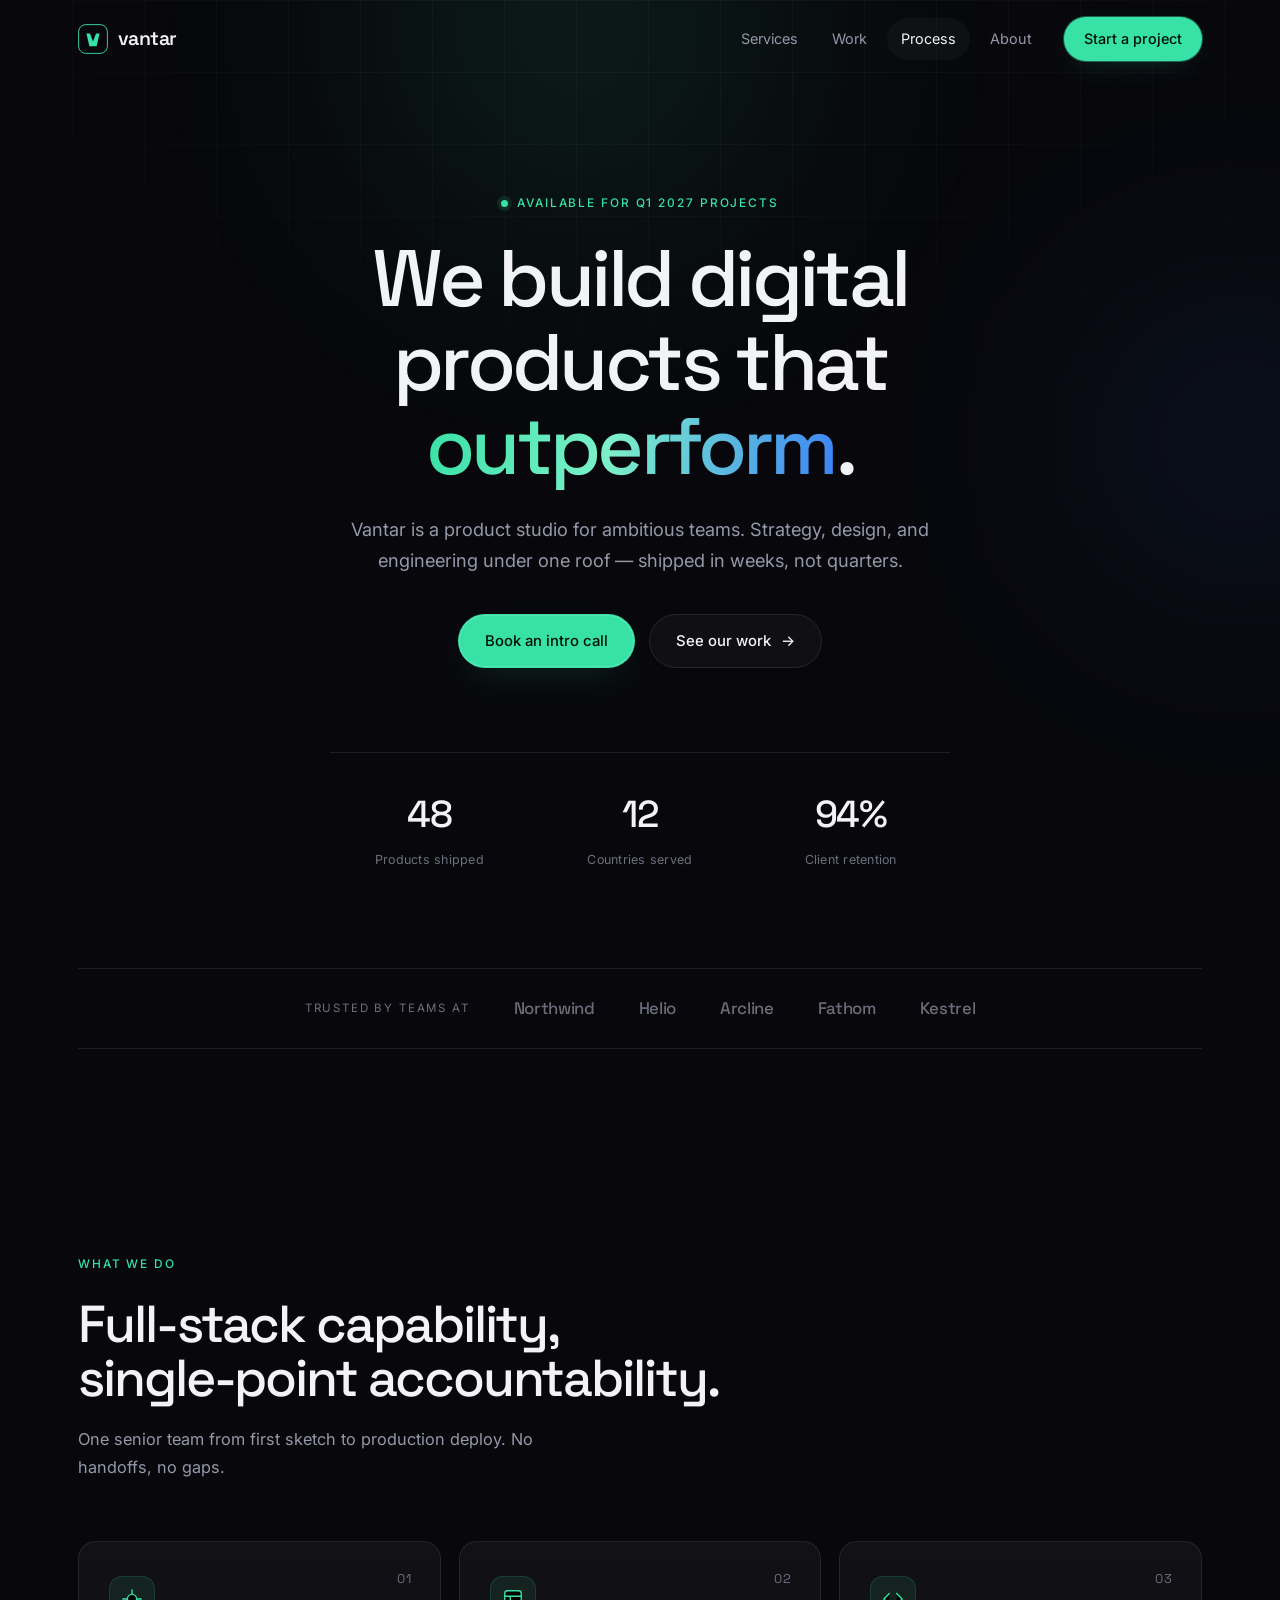
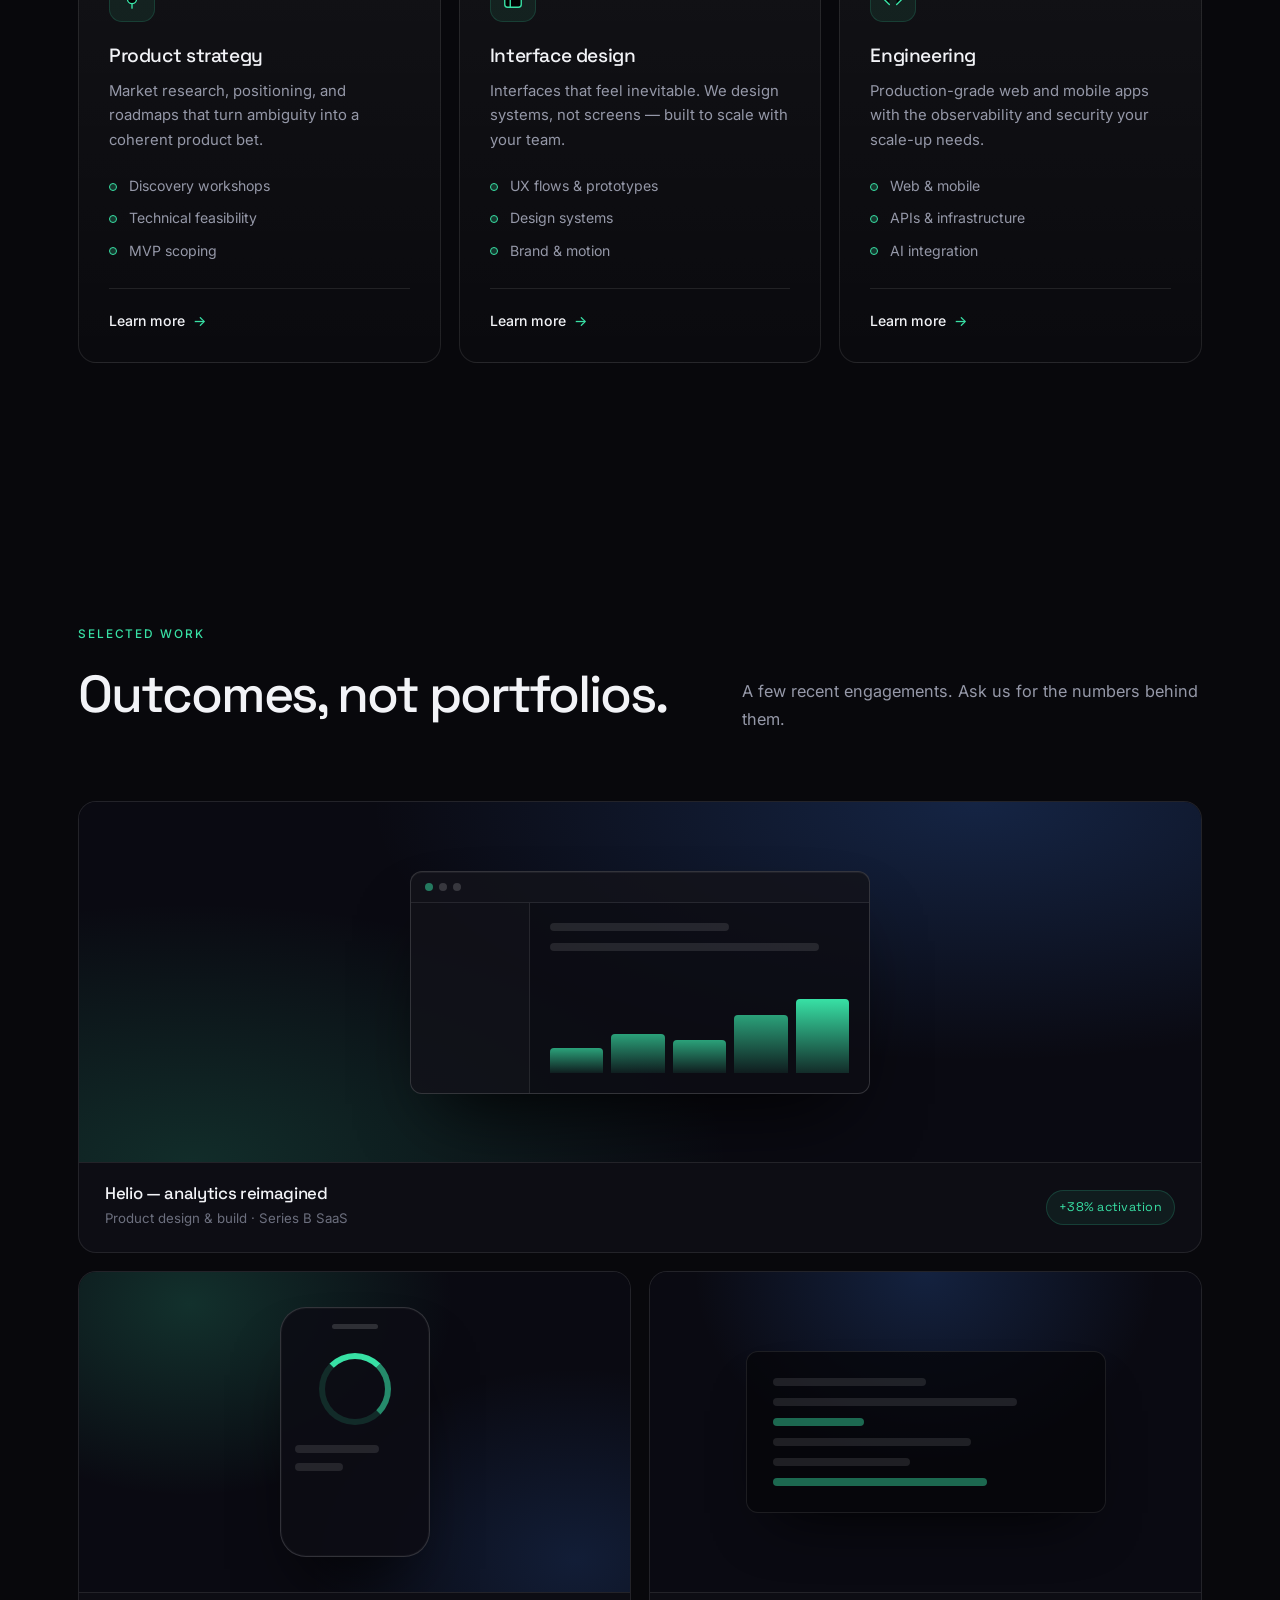
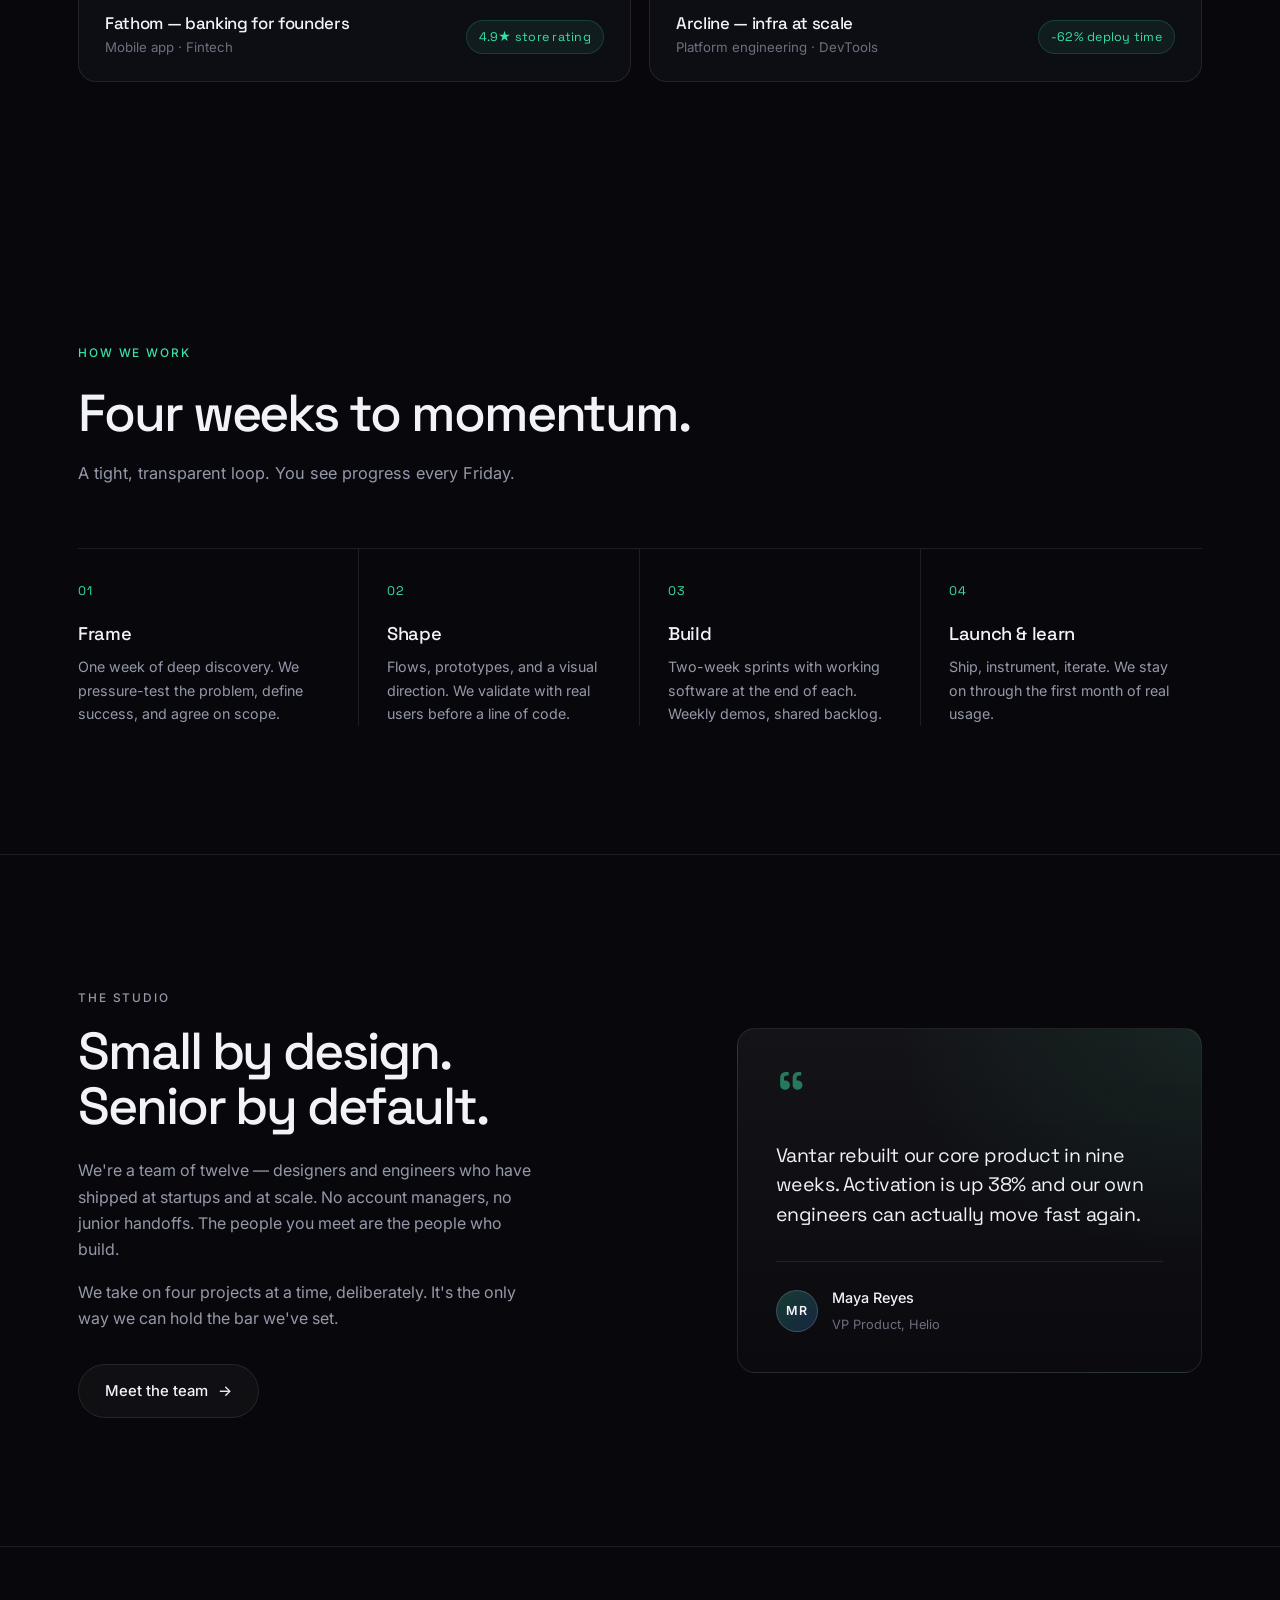
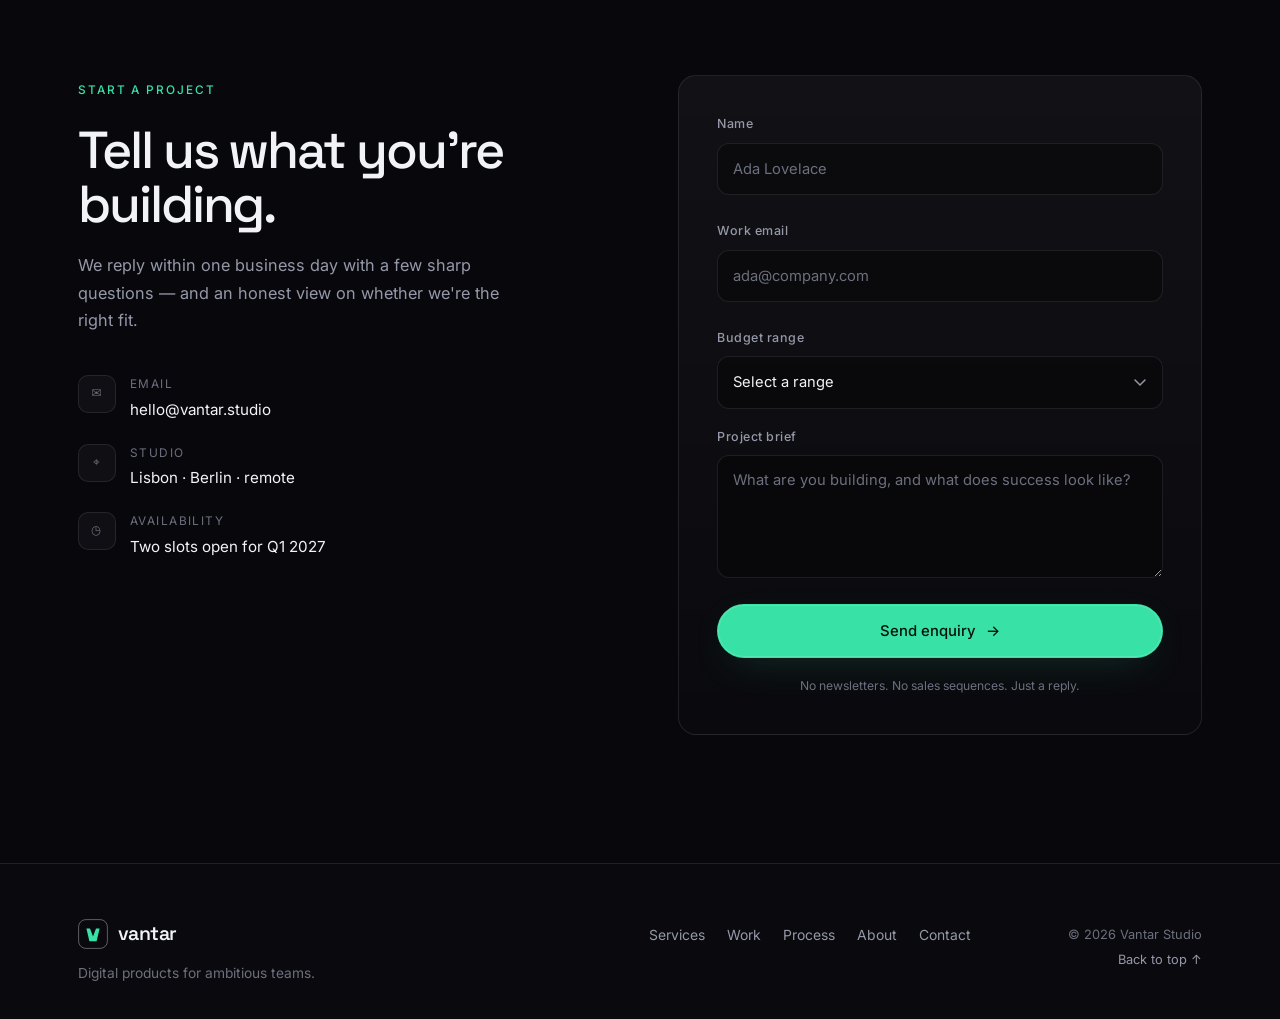
<file: index.html>
<!DOCTYPE html>
<html lang="en">
<head>
<meta charset="UTF-8" />
<meta name="viewport" content="width=device-width, initial-scale=1.0" />
<title>Vantar — Digital Product Studio</title>
<meta name="description" content="Vantar is a digital product studio designing and building software for ambitious companies." />
<link rel="preconnect" href="https://fonts.googleapis.com" />
<link rel="preconnect" href="https://fonts.gstatic.com" crossorigin />
<link href="https://fonts.googleapis.com/css2?family=Inter:wght@300;400;500;600&family=Space+Grotesk:wght@400;500;600;700&display=swap" rel="stylesheet" />
<link rel="stylesheet" href="styles.css" />
<link rel="icon" href="data:image/svg+xml,<svg xmlns='http://www.w3.org/2000/svg' viewBox='0 0 100 100'><rect width='100' height='100' rx='22' fill='%230b0b10'/><path d='M26 30h12l12 30 12-30h12L58 78H42z' fill='%2338e1a5'/></svg>" />
</head>
<body>
<a class="skip-link" href="#top">Skip to content</a>
<div class="bg-grid" aria-hidden="true"></div>
<div class="glow glow-a" aria-hidden="true"></div>
<div class="glow glow-b" aria-hidden="true"></div>

<header class="site-header" id="header">
  <div class="container header-inner">
    <a class="brand" href="index.html" aria-label="Vantar home">
      <svg class="brand-mark" viewBox="0 0 100 100" aria-hidden="true">
        <rect x="2" y="2" width="96" height="96" rx="24" fill="none" stroke="url(#g1)" stroke-width="3"/>
        <path d="M28 32h12l10 26 10-26h12L62 74H38z" fill="currentColor"/>
        <defs>
          <linearGradient id="g1" x1="0" y1="0" x2="100" y2="100">
            <stop offset="0" stop-color="#38e1a5"/>
            <stop offset="1" stop-color="#3b82f6"/>
          </linearGradient>
        </defs>
      </svg>
      <span>vantar</span>
    </a>

    <nav class="nav" id="nav" aria-label="Main navigation">
      <a href="services.html">Services</a>
      <a href="work.html">Work</a>
      <a href="index.html#process">Process</a>
      <a href="about.html">About</a>
      <a class="nav-cta" href="index.html#contact">Start a project</a>
    </nav>

    <button class="menu-btn" id="menuBtn" aria-label="Toggle menu" aria-expanded="false" aria-controls="nav">
      <span></span><span></span>
    </button>
  </div>
</header>

<main id="top">

  <!-- HERO -->
  <section class="hero">
    <div class="container hero-inner">
      <p class="eyebrow reveal"><span class="dot"></span> Available for Q1 2027 projects</p>
      <h1 class="reveal">We build digital products that <span class="grad">outperform</span>.</h1>
      <p class="lede reveal">Vantar is a product studio for ambitious teams. Strategy, design, and engineering under one roof — shipped in weeks, not quarters.</p>
      <div class="hero-actions reveal">
        <a class="btn btn-primary" href="#contact">Book an intro call</a>
        <a class="btn btn-ghost" href="#work">See our work <span class="arrow">→</span></a>
      </div>

      <div class="hero-metrics reveal">
        <div><strong data-count="48">48</strong><span>Products shipped</span></div>
        <div><strong data-count="12">12</strong><span>Countries served</span></div>
        <div><strong data-count="94" data-suffix="%">94%</strong><span>Client retention</span></div>
      </div>
    </div>

    <div class="container">
      <div class="logo-strip reveal">
        <span class="strip-label">Trusted by teams at</span>
        <div class="logos">
          <span>Northwind</span>
          <span>Helio</span>
          <span>Arcline</span>
          <span>Fathom</span>
          <span>Kestrel</span>
        </div>
      </div>
    </div>
  </section>

  <!-- SERVICES -->
  <section class="section" id="services">
    <div class="container">
      <div class="section-head reveal">
        <p class="eyebrow">What we do</p>
        <h2>Full-stack capability,<br />single-point accountability.</h2>
        <p class="section-sub">One senior team from first sketch to production deploy. No handoffs, no gaps.</p>
      </div>

      <div class="cards">
        <article class="card reveal">
          <span class="card-index">01</span>
          <div class="card-icon">
            <svg viewBox="0 0 24 24" aria-hidden="true"><path d="M12 2v20M2 12h20" stroke="currentColor" stroke-width="1.5" stroke-linecap="round"/><circle cx="12" cy="12" r="5" stroke="currentColor" stroke-width="1.5"/></svg>
          </div>
          <h3>Product strategy</h3>
          <p>Market research, positioning, and roadmaps that turn ambiguity into a coherent product bet.</p>
          <ul>
            <li>Discovery workshops</li>
            <li>Technical feasibility</li>
            <li>MVP scoping</li>
          </ul>
          <a class="card-link" href="#contact">Learn more <span>→</span></a>
        </article>

        <article class="card reveal">
          <span class="card-index">02</span>
          <div class="card-icon">
            <svg viewBox="0 0 24 24" aria-hidden="true"><rect x="3" y="3" width="18" height="18" rx="3" stroke="currentColor" stroke-width="1.5"/><path d="M3 9h18M9 21V9" stroke="currentColor" stroke-width="1.5"/></svg>
          </div>
          <h3>Interface design</h3>
          <p>Interfaces that feel inevitable. We design systems, not screens — built to scale with your team.</p>
          <ul>
            <li>UX flows &amp; prototypes</li>
            <li>Design systems</li>
            <li>Brand &amp; motion</li>
          </ul>
          <a class="card-link" href="#contact">Learn more <span>→</span></a>
        </article>

        <article class="card reveal">
          <span class="card-index">03</span>
          <div class="card-icon">
            <svg viewBox="0 0 24 24" aria-hidden="true"><path d="M8 6 2 12l6 6M16 6l6 6-6 6" stroke="currentColor" stroke-width="1.5" stroke-linecap="round" stroke-linejoin="round"/></svg>
          </div>
          <h3>Engineering</h3>
          <p>Production-grade web and mobile apps with the observability and security your scale-up needs.</p>
          <ul>
            <li>Web &amp; mobile</li>
            <li>APIs &amp; infrastructure</li>
            <li>AI integration</li>
          </ul>
          <a class="card-link" href="#contact">Learn more <span>→</span></a>
        </article>
      </div>
    </div>
  </section>

  <!-- WORK -->
  <section class="section" id="work">
    <div class="container">
      <div class="section-head row reveal">
        <div>
          <p class="eyebrow">Selected work</p>
          <h2>Outcomes, not portfolios.</h2>
        </div>
        <p class="section-sub">A few recent engagements. Ask us for the numbers behind them.</p>
      </div>

      <div class="work-grid">
        <a class="work work-lg reveal" href="#contact">
          <div class="work-visual visual-a" aria-hidden="true">
            <div class="mock-window">
              <div class="mock-bar"><i></i><i></i><i></i></div>
              <div class="mock-body">
                <div class="mock-side"></div>
                <div class="mock-main">
                  <div class="mock-line w60"></div>
                  <div class="mock-line w90"></div>
                  <div class="mock-chart"><span></span><span></span><span></span><span></span><span></span></div>
                </div>
              </div>
            </div>
          </div>
          <div class="work-meta">
            <div>
              <h3>Helio — analytics reimagined</h3>
              <p>Product design &amp; build · Series B SaaS</p>
            </div>
            <span class="work-stat">+38% activation</span>
          </div>
        </a>

        <a class="work reveal" href="#contact">
          <div class="work-visual visual-b" aria-hidden="true">
            <div class="phone">
              <div class="phone-notch"></div>
              <div class="phone-content">
                <div class="ring"></div>
                <div class="mock-line w70"></div>
                <div class="mock-line w40"></div>
              </div>
            </div>
          </div>
          <div class="work-meta">
            <div>
              <h3>Fathom — banking for founders</h3>
              <p>Mobile app · Fintech</p>
            </div>
            <span class="work-stat">4.9★ store rating</span>
          </div>
        </a>

        <a class="work reveal" href="#contact">
          <div class="work-visual visual-c" aria-hidden="true">
            <div class="mock-terminal">
              <div class="mock-line w50"></div>
              <div class="mock-line w80"></div>
              <div class="mock-line w30 accent"></div>
              <div class="mock-line w65"></div>
              <div class="mock-line w45"></div>
              <div class="mock-line w70 accent"></div>
            </div>
          </div>
          <div class="work-meta">
            <div>
              <h3>Arcline — infra at scale</h3>
              <p>Platform engineering · DevTools</p>
            </div>
            <span class="work-stat">-62% deploy time</span>
          </div>
        </a>
      </div>
    </div>
  </section>

  <!-- PROCESS -->
  <section class="section" id="process">
    <div class="container">
      <div class="section-head reveal">
        <p class="eyebrow">How we work</p>
        <h2>Four weeks to momentum.</h2>
        <p class="section-sub">A tight, transparent loop. You see progress every Friday.</p>
      </div>

      <ol class="steps">
        <li class="step reveal">
          <span class="step-num">01</span>
          <div>
            <h3>Frame</h3>
            <p>One week of deep discovery. We pressure-test the problem, define success, and agree on scope.</p>
          </div>
        </li>
        <li class="step reveal">
          <span class="step-num">02</span>
          <div>
            <h3>Shape</h3>
            <p>Flows, prototypes, and a visual direction. We validate with real users before a line of code.</p>
          </div>
        </li>
        <li class="step reveal">
          <span class="step-num">03</span>
          <div>
            <h3>Build</h3>
            <p>Two-week sprints with working software at the end of each. Weekly demos, shared backlog.</p>
          </div>
        </li>
        <li class="step reveal">
          <span class="step-num">04</span>
          <div>
            <h3>Launch &amp; learn</h3>
            <p>Ship, instrument, iterate. We stay on through the first month of real usage.</p>
          </div>
        </li>
      </ol>
    </div>
  </section>

  <!-- ABOUT / QUOTE -->
  <section class="section about" id="about">
    <div class="container about-inner">
      <div class="about-copy reveal">
        <p class="eyebrow">The studio</p>
        <h2>Small by design.<br />Senior by default.</h2>
        <p>We're a team of twelve — designers and engineers who have shipped at startups and at scale. No account managers, no junior handoffs. The people you meet are the people who build.</p>
        <p>We take on four projects at a time, deliberately. It's the only way we can hold the bar we've set.</p>
        <a class="btn btn-ghost" href="#contact">Meet the team <span class="arrow">→</span></a>
      </div>

      <div class="quote-card reveal">
        <div class="quote-mark" aria-hidden="true">“</div>
        <blockquote>Vantar rebuilt our core product in nine weeks. Activation is up 38% and our own engineers can actually move fast again.</blockquote>
        <div class="quote-author">
          <div class="avatar" aria-hidden="true">MR</div>
          <div>
            <strong>Maya Reyes</strong>
            <span>VP Product, Helio</span>
          </div>
        </div>
      </div>
    </div>
  </section>

  <!-- CTA + CONTACT -->
  <section class="section contact" id="contact">
    <div class="container contact-inner">
      <div class="contact-copy reveal">
        <p class="eyebrow">Start a project</p>
        <h2>Tell us what you're building.</h2>
        <p class="section-sub">We reply within one business day with a few sharp questions — and an honest view on whether we're the right fit.</p>

        <ul class="contact-list">
          <li>
            <span class="ci" aria-hidden="true">✉</span>
            <div><span>Email</span><a href="mailto:hello@vantar.studio">hello@vantar.studio</a></div>
          </li>
          <li>
            <span class="ci" aria-hidden="true">⌖</span>
            <div><span>Studio</span><p>Lisbon · Berlin · remote</p></div>
          </li>
          <li>
            <span class="ci" aria-hidden="true">◷</span>
            <div><span>Availability</span><p>Two slots open for Q1 2027</p></div>
          </li>
        </ul>
      </div>

      <form class="contact-form reveal" id="contactForm" name="contact" method="POST" action="/" data-netlify="true" netlify-honeypot="bot-field" novalidate>
        <input type="hidden" name="form-name" value="contact" />
        <p class="honeypot" aria-hidden="true">
          <label>Don't fill this out if you're human: <input name="bot-field" tabindex="-1" autocomplete="off" /></label>
        </p>
        <div class="field">
          <label for="name">Name</label>
          <input id="name" name="name" type="text" placeholder="Ada Lovelace" autocomplete="name" required />
          <span class="error" data-error-for="name"></span>
        </div>
        <div class="field">
          <label for="email">Work email</label>
          <input id="email" name="email" type="email" placeholder="ada@company.com" autocomplete="email" required />
          <span class="error" data-error-for="email"></span>
        </div>
        <div class="field">
          <label for="budget">Budget range</label>
          <select id="budget" name="budget">
            <option value="">Select a range</option>
            <option>€25k – €50k</option>
            <option>€50k – €100k</option>
            <option>€100k – €250k</option>
            <option>€250k+</option>
          </select>
        </div>
        <div class="field">
          <label for="message">Project brief</label>
          <textarea id="message" name="message" rows="4" placeholder="What are you building, and what does success look like?" required></textarea>
          <span class="error" data-error-for="message"></span>
        </div>
        <p class="form-error" id="formError" role="alert" hidden></p>
        <button class="btn btn-primary btn-block" type="submit">Send enquiry <span class="arrow">→</span></button>
        <p class="form-note">No newsletters. No sales sequences. Just a reply.</p>
        <div class="form-success" id="formSuccess" role="status" hidden>
          <strong>Message sent.</strong> We'll be in touch within one business day.
        </div>
      </form>
    </div>
  </section>
</main>

<footer class="site-footer">
  <div class="container footer-inner">
    <div class="footer-brand">
      <a class="brand" href="index.html">
        <svg class="brand-mark" viewBox="0 0 100 100" aria-hidden="true">
          <rect x="2" y="2" width="96" height="96" rx="24" fill="none" stroke="currentColor" stroke-width="3" opacity=".4"/>
          <path d="M28 32h12l10 26 10-26h12L62 74H38z" fill="currentColor"/>
        </svg>
        <span>vantar</span>
      </a>
      <p>Digital products for ambitious teams.</p>
    </div>
    <nav class="footer-nav" aria-label="Footer">
      <a href="services.html">Services</a>
      <a href="work.html">Work</a>
      <a href="index.html#process">Process</a>
      <a href="about.html">About</a>
      <a href="index.html#contact">Contact</a>
    </nav>
    <div class="footer-meta">
      <p>© <span id="year">2026</span> Vantar Studio</p>
      <p><a href="#top">Back to top ↑</a></p>
    </div>
  </div>
</footer>

<script src="script.js"></script>
</body>
</html>
</file>
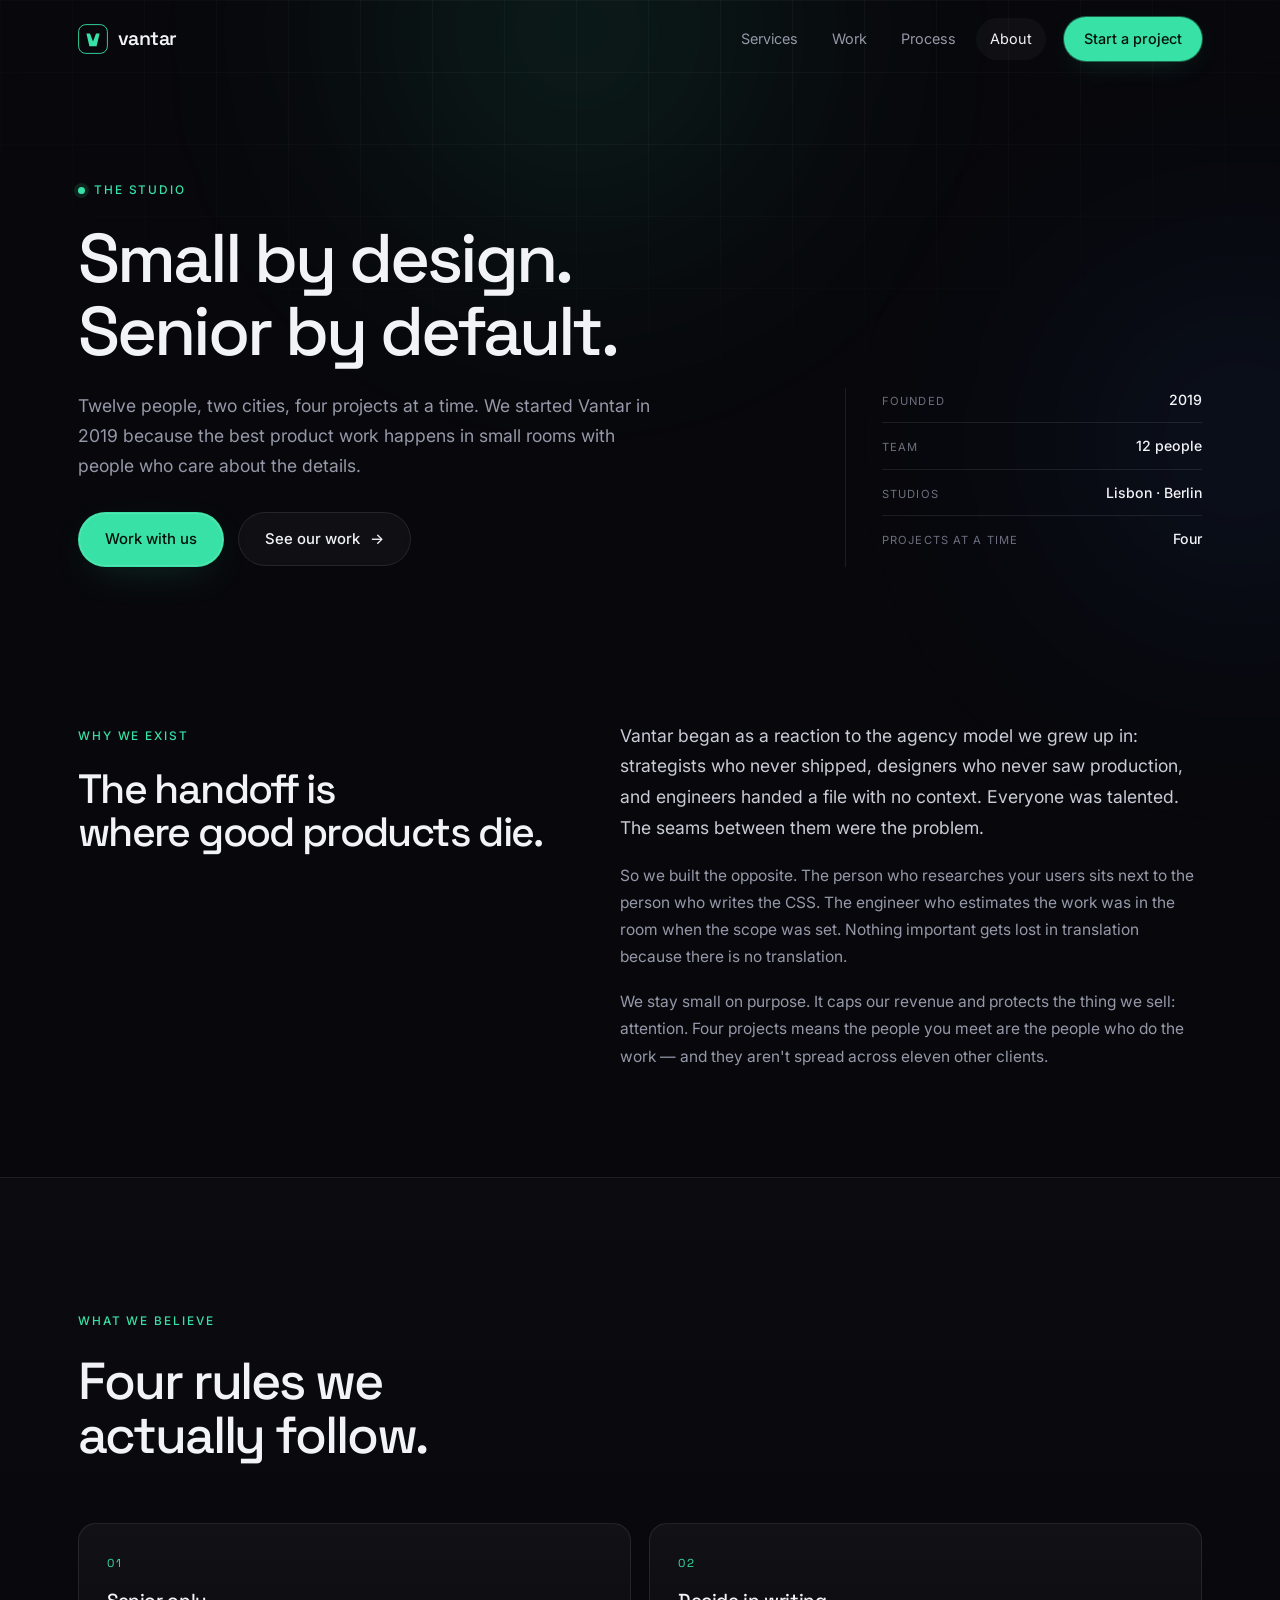
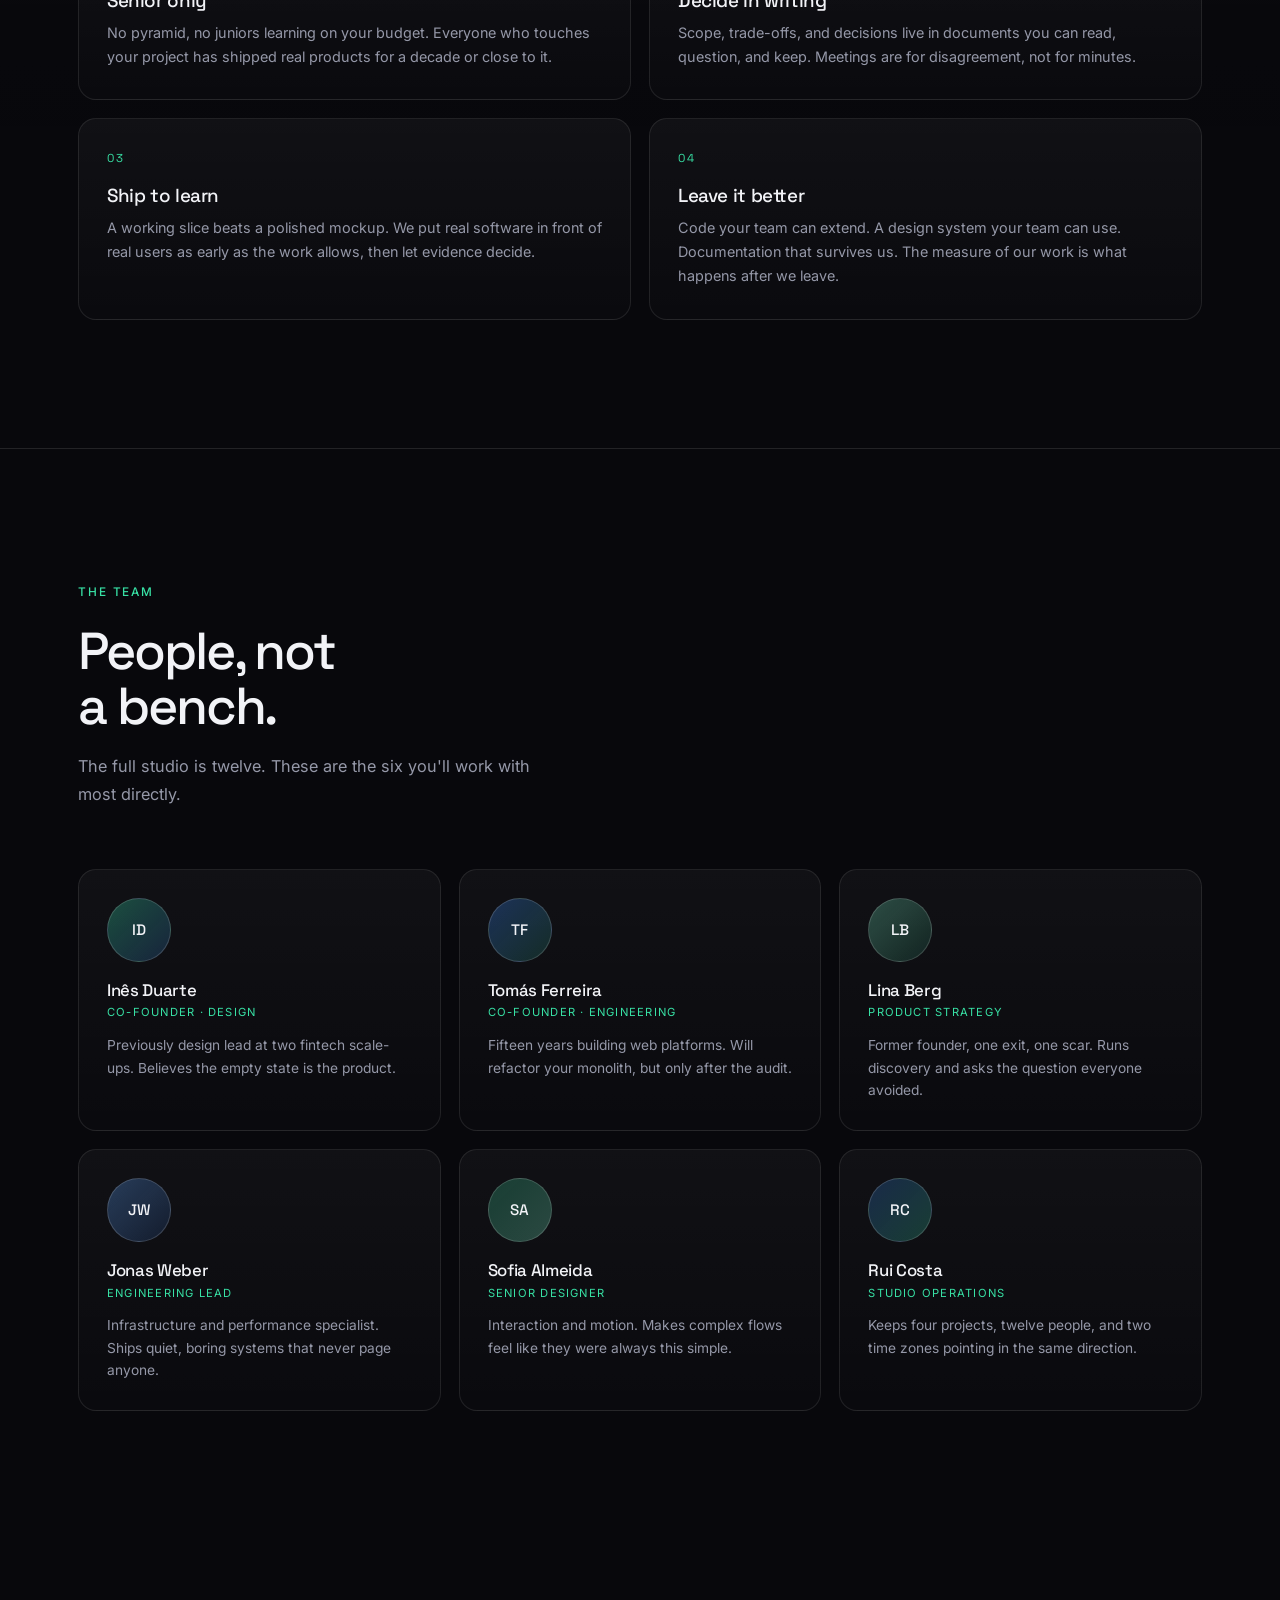
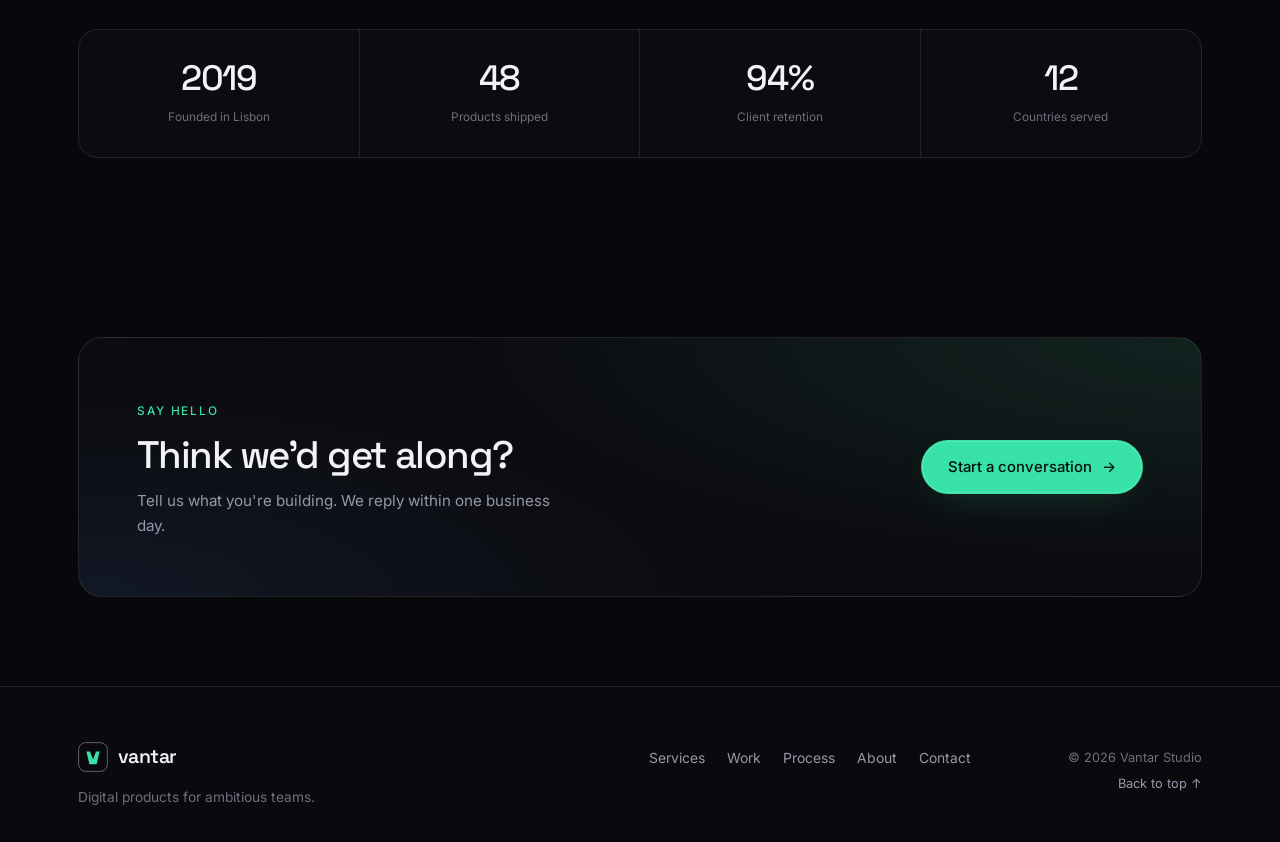
<file: about.html>
<!DOCTYPE html>
<html lang="en">
<head>
<meta charset="UTF-8" />
<meta name="viewport" content="width=device-width, initial-scale=1.0" />
<title>About — Vantar</title>
<meta name="description" content="Vantar is a twelve-person product studio in Lisbon and Berlin. Senior designers and engineers, four projects at a time." />
<link rel="preconnect" href="https://fonts.googleapis.com" />
<link rel="preconnect" href="https://fonts.gstatic.com" crossorigin />
<link href="https://fonts.googleapis.com/css2?family=Inter:wght@300;400;500;600&family=Space+Grotesk:wght@400;500;600;700&display=swap" rel="stylesheet" />
<link rel="stylesheet" href="styles.css" />
<link rel="icon" href="data:image/svg+xml,<svg xmlns='http://www.w3.org/2000/svg' viewBox='0 0 100 100'><rect width='100' height='100' rx='22' fill='%230b0b10'/><path d='M26 30h12l12 30 12-30h12L58 78H42z' fill='%2338e1a5'/></svg>" />
</head>
<body>
<a class="skip-link" href="#top">Skip to content</a>
<div class="bg-grid" aria-hidden="true"></div>
<div class="glow glow-a" aria-hidden="true"></div>
<div class="glow glow-b" aria-hidden="true"></div>

<header class="site-header" id="header">
  <div class="container header-inner">
    <a class="brand" href="index.html" aria-label="Vantar home">
      <svg class="brand-mark" viewBox="0 0 100 100" aria-hidden="true">
        <rect x="2" y="2" width="96" height="96" rx="24" fill="none" stroke="url(#g1)" stroke-width="3"/>
        <path d="M28 32h12l10 26 10-26h12L62 74H38z" fill="currentColor"/>
        <defs>
          <linearGradient id="g1" x1="0" y1="0" x2="100" y2="100">
            <stop offset="0" stop-color="#38e1a5"/>
            <stop offset="1" stop-color="#3b82f6"/>
          </linearGradient>
        </defs>
      </svg>
      <span>vantar</span>
    </a>

    <nav class="nav" id="nav" aria-label="Main navigation">
      <a href="services.html">Services</a>
      <a href="work.html">Work</a>
      <a href="index.html#process">Process</a>
      <a href="about.html" class="active" aria-current="page">About</a>
      <a class="nav-cta" href="index.html#contact">Start a project</a>
    </nav>

    <button class="menu-btn" id="menuBtn" aria-label="Toggle menu" aria-expanded="false" aria-controls="nav">
      <span></span><span></span>
    </button>
  </div>
</header>

<main id="top">

  <section class="page-hero">
    <div class="container">
      <p class="eyebrow reveal"><span class="dot"></span> The studio</p>
      <div class="page-hero-grid">
        <div>
          <h1 class="reveal">Small by design.<br />Senior by default.</h1>
          <p class="lede reveal">Twelve people, two cities, four projects at a time. We started Vantar in 2019 because the best product work happens in small rooms with people who care about the details.</p>
          <div class="hero-actions reveal">
            <a class="btn btn-primary" href="index.html#contact">Work with us</a>
            <a class="btn btn-ghost" href="work.html">See our work <span class="arrow">→</span></a>
          </div>
        </div>
        <aside class="page-hero-aside reveal" aria-label="Studio at a glance">
          <div class="aside-facts">
            <div><span>Founded</span><strong>2019</strong></div>
            <div><span>Team</span><strong>12 people</strong></div>
            <div><span>Studios</span><strong>Lisbon · Berlin</strong></div>
            <div><span>Projects at a time</span><strong>Four</strong></div>
          </div>
        </aside>
      </div>
    </div>
  </section>

  <section class="section section-tight">
    <div class="container about-story">
      <div class="story-lead reveal">
        <p class="eyebrow">Why we exist</p>
        <h2>The handoff is<br />where good products die.</h2>
      </div>
      <div class="story-copy reveal">
        <p>Vantar began as a reaction to the agency model we grew up in: strategists who never shipped, designers who never saw production, and engineers handed a file with no context. Everyone was talented. The seams between them were the problem.</p>
        <p>So we built the opposite. The person who researches your users sits next to the person who writes the CSS. The engineer who estimates the work was in the room when the scope was set. Nothing important gets lost in translation because there is no translation.</p>
        <p>We stay small on purpose. It caps our revenue and protects the thing we sell: attention. Four projects means the people you meet are the people who do the work — and they aren't spread across eleven other clients.</p>
      </div>
    </div>
  </section>

  <section class="section section-alt">
    <div class="container">
      <div class="section-head reveal">
        <p class="eyebrow">What we believe</p>
        <h2>Four rules we<br />actually follow.</h2>
      </div>

      <div class="values">
        <article class="value reveal">
          <span class="value-num">01</span>
          <h3>Senior only</h3>
          <p>No pyramid, no juniors learning on your budget. Everyone who touches your project has shipped real products for a decade or close to it.</p>
        </article>
        <article class="value reveal">
          <span class="value-num">02</span>
          <h3>Decide in writing</h3>
          <p>Scope, trade-offs, and decisions live in documents you can read, question, and keep. Meetings are for disagreement, not for minutes.</p>
        </article>
        <article class="value reveal">
          <span class="value-num">03</span>
          <h3>Ship to learn</h3>
          <p>A working slice beats a polished mockup. We put real software in front of real users as early as the work allows, then let evidence decide.</p>
        </article>
        <article class="value reveal">
          <span class="value-num">04</span>
          <h3>Leave it better</h3>
          <p>Code your team can extend. A design system your team can use. Documentation that survives us. The measure of our work is what happens after we leave.</p>
        </article>
      </div>
    </div>
  </section>

  <section class="section">
    <div class="container">
      <div class="section-head reveal">
        <p class="eyebrow">The team</p>
        <h2>People, not<br />a bench.</h2>
        <p class="section-sub">The full studio is twelve. These are the six you'll work with most directly.</p>
      </div>

      <div class="team">
        <article class="team-card reveal">
          <div class="avatar avatar-xl grad-a">ID</div>
          <h3>Inês Duarte</h3>
          <p class="team-role">Co-founder · Design</p>
          <p>Previously design lead at two fintech scale-ups. Believes the empty state is the product.</p>
        </article>
        <article class="team-card reveal">
          <div class="avatar avatar-xl grad-b">TF</div>
          <h3>Tomás Ferreira</h3>
          <p class="team-role">Co-founder · Engineering</p>
          <p>Fifteen years building web platforms. Will refactor your monolith, but only after the audit.</p>
        </article>
        <article class="team-card reveal">
          <div class="avatar avatar-xl grad-c">LB</div>
          <h3>Lina Berg</h3>
          <p class="team-role">Product strategy</p>
          <p>Former founder, one exit, one scar. Runs discovery and asks the question everyone avoided.</p>
        </article>
        <article class="team-card reveal">
          <div class="avatar avatar-xl grad-d">JW</div>
          <h3>Jonas Weber</h3>
          <p class="team-role">Engineering lead</p>
          <p>Infrastructure and performance specialist. Ships quiet, boring systems that never page anyone.</p>
        </article>
        <article class="team-card reveal">
          <div class="avatar avatar-xl grad-e">SA</div>
          <h3>Sofia Almeida</h3>
          <p class="team-role">Senior designer</p>
          <p>Interaction and motion. Makes complex flows feel like they were always this simple.</p>
        </article>
        <article class="team-card reveal">
          <div class="avatar avatar-xl grad-f">RC</div>
          <h3>Rui Costa</h3>
          <p class="team-role">Studio operations</p>
          <p>Keeps four projects, twelve people, and two time zones pointing in the same direction.</p>
        </article>
      </div>
    </div>
  </section>

  <section class="section section-tight">
    <div class="container">
      <div class="stats-band reveal">
        <div><strong>2019</strong><span>Founded in Lisbon</span></div>
        <div><strong>48</strong><span>Products shipped</span></div>
        <div><strong>94%</strong><span>Client retention</span></div>
        <div><strong>12</strong><span>Countries served</span></div>
      </div>
    </div>
  </section>

  <section class="section section-tight">
    <div class="container">
      <div class="cta-band reveal">
        <div>
          <p class="eyebrow">Say hello</p>
          <h2>Think we'd get along?</h2>
          <p>Tell us what you're building. We reply within one business day.</p>
        </div>
        <a class="btn btn-primary" href="index.html#contact">Start a conversation <span class="arrow">→</span></a>
      </div>
    </div>
  </section>

</main>

<footer class="site-footer">
  <div class="container footer-inner">
    <div class="footer-brand">
      <a class="brand" href="index.html">
        <svg class="brand-mark" viewBox="0 0 100 100" aria-hidden="true">
          <rect x="2" y="2" width="96" height="96" rx="24" fill="none" stroke="currentColor" stroke-width="3" opacity=".4"/>
          <path d="M28 32h12l10 26 10-26h12L62 74H38z" fill="currentColor"/>
        </svg>
        <span>vantar</span>
      </a>
      <p>Digital products for ambitious teams.</p>
    </div>
    <nav class="footer-nav" aria-label="Footer">
      <a href="services.html">Services</a>
      <a href="work.html">Work</a>
      <a href="index.html#process">Process</a>
      <a href="about.html">About</a>
      <a href="index.html#contact">Contact</a>
    </nav>
    <div class="footer-meta">
      <p>© <span id="year">2026</span> Vantar Studio</p>
      <p><a href="#top">Back to top ↑</a></p>
    </div>
  </div>
</footer>

<script src="script.js"></script>
</body>
</html>
</file>
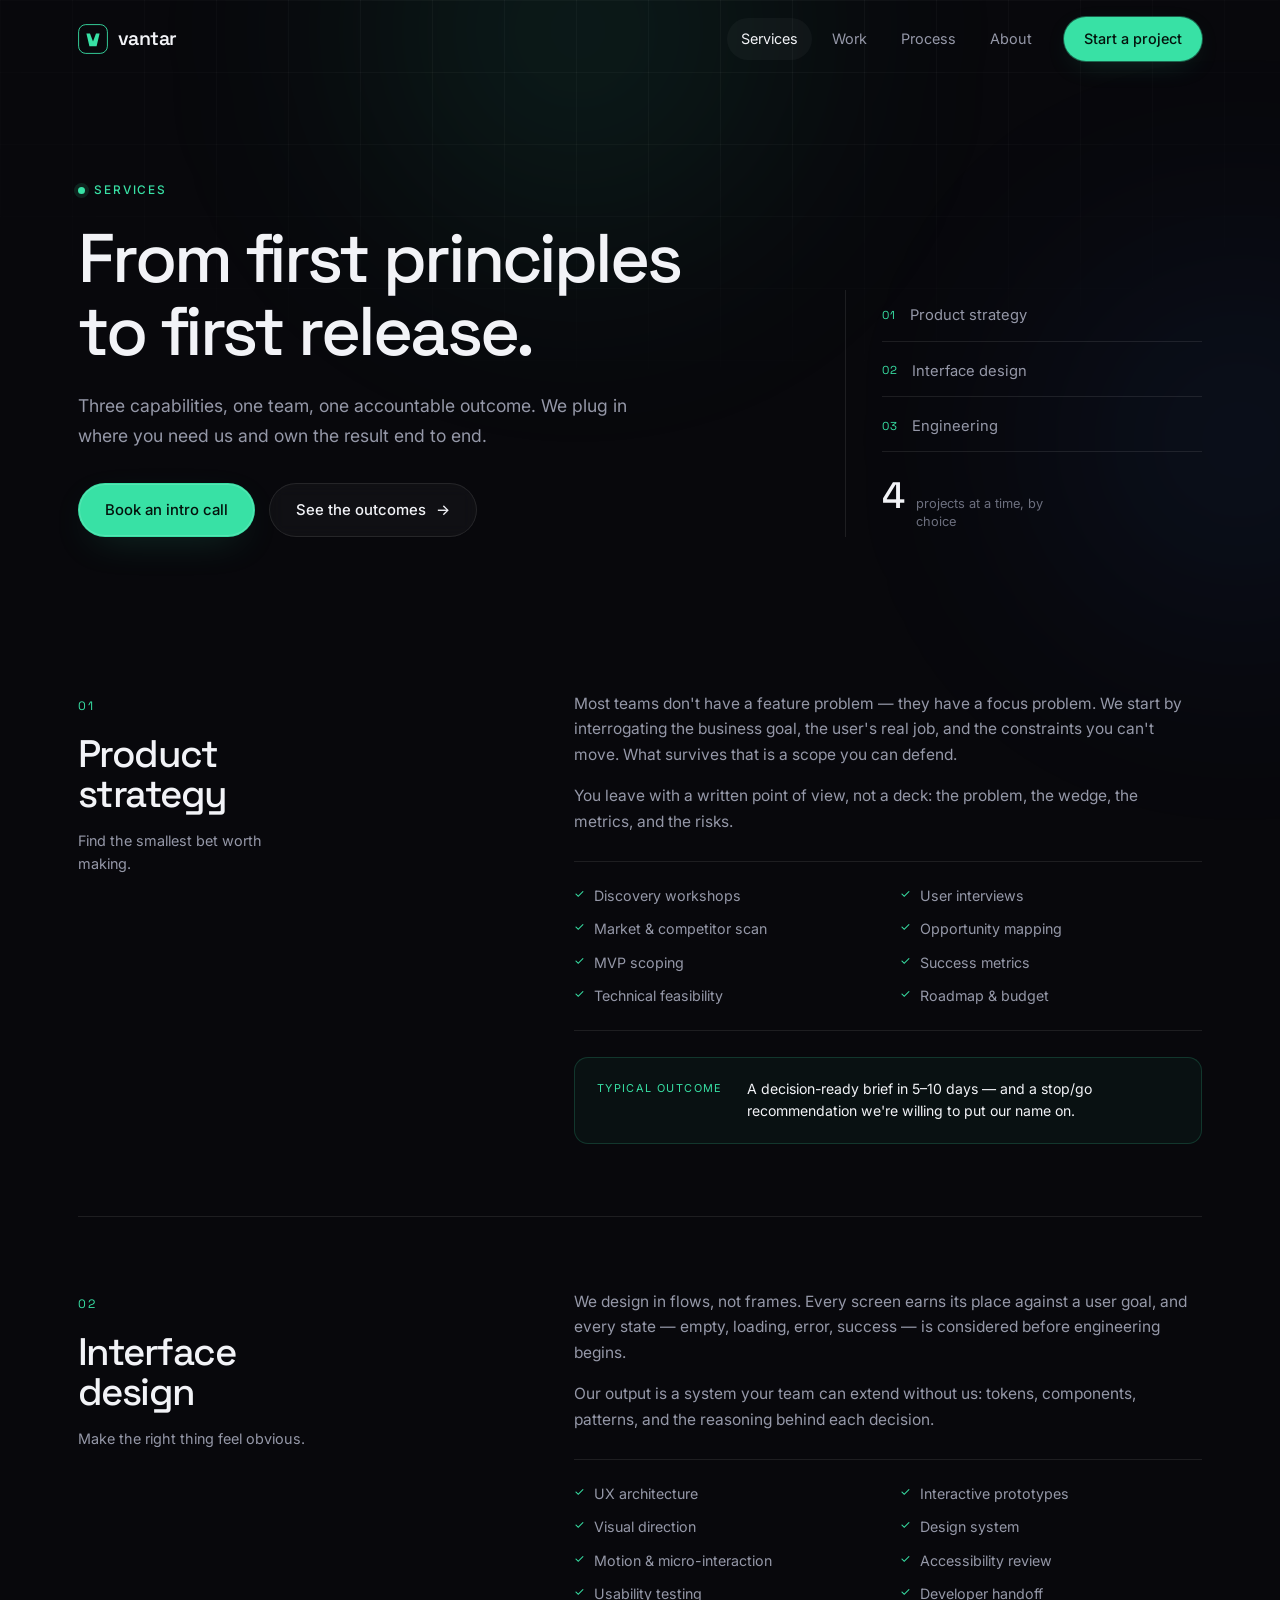
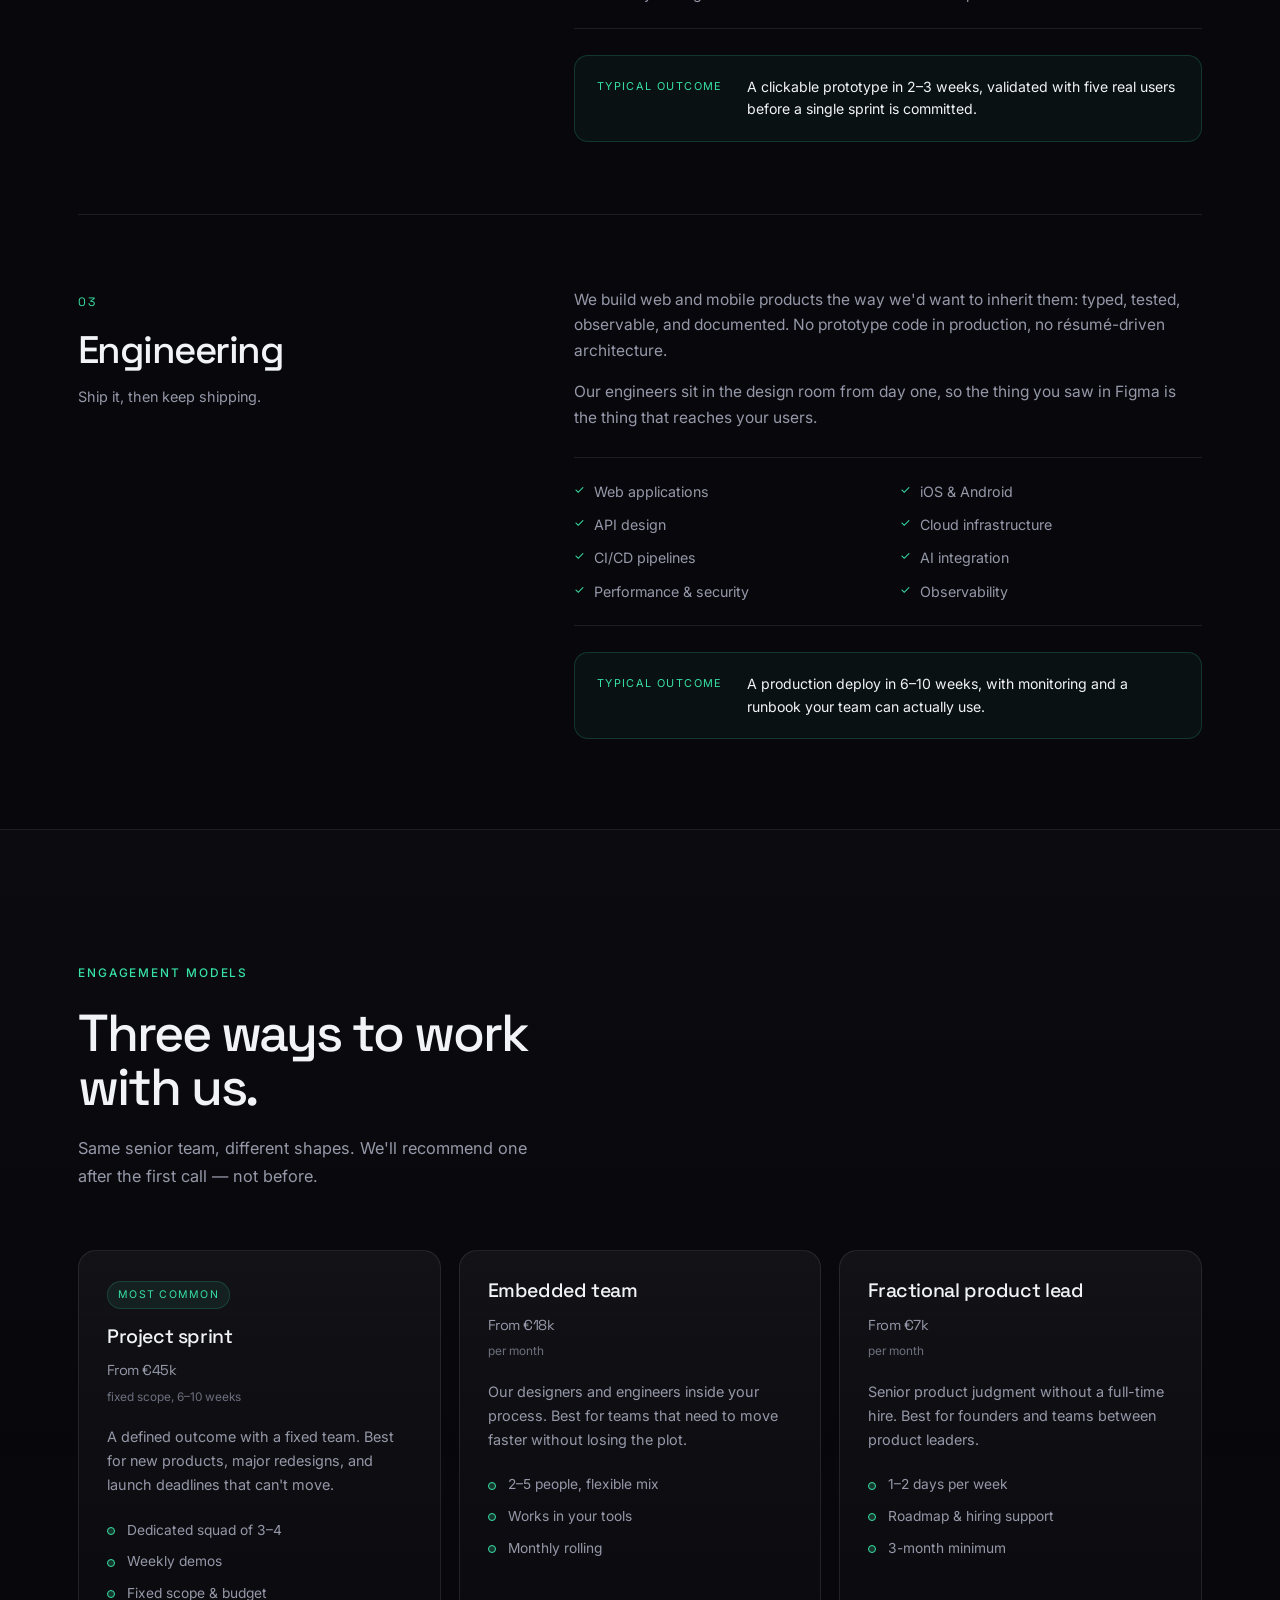
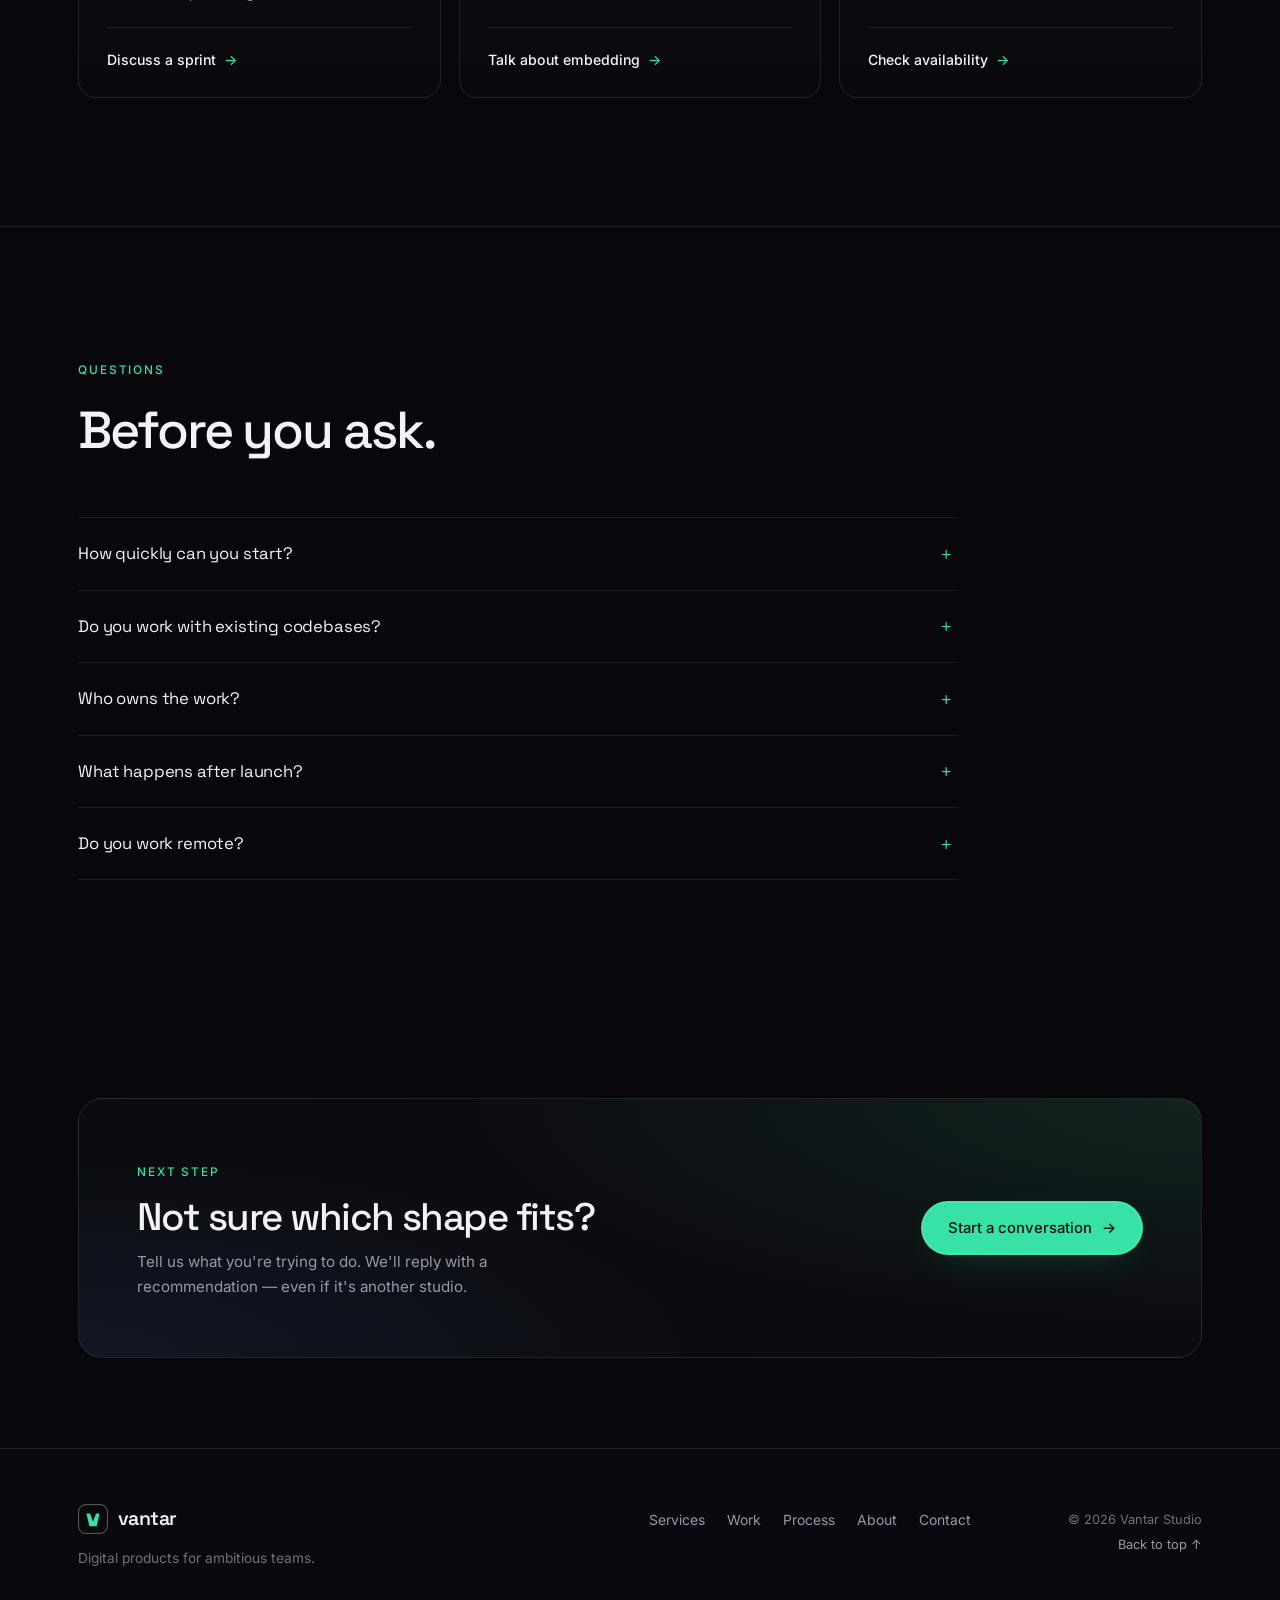
<file: services.html>
<!DOCTYPE html>
<html lang="en">
<head>
<meta charset="UTF-8" />
<meta name="viewport" content="width=device-width, initial-scale=1.0" />
<title>Services — Vantar</title>
<meta name="description" content="Product strategy, interface design, and engineering from one senior team. See how Vantar scopes, designs, and ships digital products." />
<link rel="preconnect" href="https://fonts.googleapis.com" />
<link rel="preconnect" href="https://fonts.gstatic.com" crossorigin />
<link href="https://fonts.googleapis.com/css2?family=Inter:wght@300;400;500;600&family=Space+Grotesk:wght@400;500;600;700&display=swap" rel="stylesheet" />
<link rel="stylesheet" href="styles.css" />
<link rel="icon" href="data:image/svg+xml,<svg xmlns='http://www.w3.org/2000/svg' viewBox='0 0 100 100'><rect width='100' height='100' rx='22' fill='%230b0b10'/><path d='M26 30h12l12 30 12-30h12L58 78H42z' fill='%2338e1a5'/></svg>" />
</head>
<body>
<a class="skip-link" href="#top">Skip to content</a>
<div class="bg-grid" aria-hidden="true"></div>
<div class="glow glow-a" aria-hidden="true"></div>
<div class="glow glow-b" aria-hidden="true"></div>

<header class="site-header" id="header">
  <div class="container header-inner">
    <a class="brand" href="index.html" aria-label="Vantar home">
      <svg class="brand-mark" viewBox="0 0 100 100" aria-hidden="true">
        <rect x="2" y="2" width="96" height="96" rx="24" fill="none" stroke="url(#g1)" stroke-width="3"/>
        <path d="M28 32h12l10 26 10-26h12L62 74H38z" fill="currentColor"/>
        <defs>
          <linearGradient id="g1" x1="0" y1="0" x2="100" y2="100">
            <stop offset="0" stop-color="#38e1a5"/>
            <stop offset="1" stop-color="#3b82f6"/>
          </linearGradient>
        </defs>
      </svg>
      <span>vantar</span>
    </a>

    <nav class="nav" id="nav" aria-label="Main navigation">
      <a href="services.html" class="active" aria-current="page">Services</a>
      <a href="work.html">Work</a>
      <a href="index.html#process">Process</a>
      <a href="about.html">About</a>
      <a class="nav-cta" href="index.html#contact">Start a project</a>
    </nav>

    <button class="menu-btn" id="menuBtn" aria-label="Toggle menu" aria-expanded="false" aria-controls="nav">
      <span></span><span></span>
    </button>
  </div>
</header>

<main id="top">

  <section class="page-hero">
    <div class="container">
      <p class="eyebrow reveal"><span class="dot"></span> Services</p>
      <div class="page-hero-grid">
        <div>
          <h1 class="reveal">From first principles<br />to first release.</h1>
          <p class="lede reveal">Three capabilities, one team, one accountable outcome. We plug in where you need us and own the result end to end.</p>
          <div class="hero-actions reveal">
            <a class="btn btn-primary" href="index.html#contact">Book an intro call</a>
            <a class="btn btn-ghost" href="work.html">See the outcomes <span class="arrow">→</span></a>
          </div>
        </div>
        <aside class="page-hero-aside reveal" aria-label="Capability index">
          <a href="#strategy"><span>01</span> Product strategy</a>
          <a href="#design"><span>02</span> Interface design</a>
          <a href="#engineering"><span>03</span> Engineering</a>
          <div class="aside-note">
            <strong>4</strong>
            <p>projects at a time, by choice</p>
          </div>
        </aside>
      </div>
    </div>
  </section>

  <section class="section section-tight">
    <div class="container">

      <article class="service-block reveal" id="strategy">
        <div class="service-aside">
          <span class="service-num">01</span>
          <h2>Product<br />strategy</h2>
          <p class="service-tag">Find the smallest bet worth making.</p>
        </div>
        <div class="service-body">
          <p>Most teams don't have a feature problem — they have a focus problem. We start by interrogating the business goal, the user's real job, and the constraints you can't move. What survives that is a scope you can defend.</p>
          <p>You leave with a written point of view, not a deck: the problem, the wedge, the metrics, and the risks.</p>
          <ul class="deliverables">
            <li>Discovery workshops</li>
            <li>User interviews</li>
            <li>Market &amp; competitor scan</li>
            <li>Opportunity mapping</li>
            <li>MVP scoping</li>
            <li>Success metrics</li>
            <li>Technical feasibility</li>
            <li>Roadmap &amp; budget</li>
          </ul>
          <div class="outcome">
            <span>Typical outcome</span>
            <p>A decision-ready brief in 5–10 days — and a stop/go recommendation we're willing to put our name on.</p>
          </div>
        </div>
      </article>

      <article class="service-block reveal" id="design">
        <div class="service-aside">
          <span class="service-num">02</span>
          <h2>Interface<br />design</h2>
          <p class="service-tag">Make the right thing feel obvious.</p>
        </div>
        <div class="service-body">
          <p>We design in flows, not frames. Every screen earns its place against a user goal, and every state — empty, loading, error, success — is considered before engineering begins.</p>
          <p>Our output is a system your team can extend without us: tokens, components, patterns, and the reasoning behind each decision.</p>
          <ul class="deliverables">
            <li>UX architecture</li>
            <li>Interactive prototypes</li>
            <li>Visual direction</li>
            <li>Design system</li>
            <li>Motion &amp; micro-interaction</li>
            <li>Accessibility review</li>
            <li>Usability testing</li>
            <li>Developer handoff</li>
          </ul>
          <div class="outcome">
            <span>Typical outcome</span>
            <p>A clickable prototype in 2–3 weeks, validated with five real users before a single sprint is committed.</p>
          </div>
        </div>
      </article>

      <article class="service-block reveal" id="engineering">
        <div class="service-aside">
          <span class="service-num">03</span>
          <h2>Engineering</h2>
          <p class="service-tag">Ship it, then keep shipping.</p>
        </div>
        <div class="service-body">
          <p>We build web and mobile products the way we'd want to inherit them: typed, tested, observable, and documented. No prototype code in production, no résumé-driven architecture.</p>
          <p>Our engineers sit in the design room from day one, so the thing you saw in Figma is the thing that reaches your users.</p>
          <ul class="deliverables">
            <li>Web applications</li>
            <li>iOS &amp; Android</li>
            <li>API design</li>
            <li>Cloud infrastructure</li>
            <li>CI/CD pipelines</li>
            <li>AI integration</li>
            <li>Performance &amp; security</li>
            <li>Observability</li>
          </ul>
          <div class="outcome">
            <span>Typical outcome</span>
            <p>A production deploy in 6–10 weeks, with monitoring and a runbook your team can actually use.</p>
          </div>
        </div>
      </article>

    </div>
  </section>

  <section class="section section-alt" id="models">
    <div class="container">
      <div class="section-head reveal">
        <p class="eyebrow">Engagement models</p>
        <h2>Three ways to work<br />with us.</h2>
        <p class="section-sub">Same senior team, different shapes. We'll recommend one after the first call — not before.</p>
      </div>

      <div class="models">
        <article class="model reveal">
          <span class="model-tag">Most common</span>
          <h3>Project sprint</h3>
          <p class="model-price">From €45k<small> fixed scope, 6–10 weeks</small></p>
          <p>A defined outcome with a fixed team. Best for new products, major redesigns, and launch deadlines that can't move.</p>
          <ul>
            <li>Dedicated squad of 3–4</li>
            <li>Weekly demos</li>
            <li>Fixed scope &amp; budget</li>
          </ul>
          <a class="card-link" href="index.html#contact">Discuss a sprint <span>→</span></a>
        </article>

        <article class="model reveal">
          <h3>Embedded team</h3>
          <p class="model-price">From €18k<small> per month</small></p>
          <p>Our designers and engineers inside your process. Best for teams that need to move faster without losing the plot.</p>
          <ul>
            <li>2–5 people, flexible mix</li>
            <li>Works in your tools</li>
            <li>Monthly rolling</li>
          </ul>
          <a class="card-link" href="index.html#contact">Talk about embedding <span>→</span></a>
        </article>

        <article class="model reveal">
          <h3>Fractional product lead</h3>
          <p class="model-price">From €7k<small> per month</small></p>
          <p>Senior product judgment without a full-time hire. Best for founders and teams between product leaders.</p>
          <ul>
            <li>1–2 days per week</li>
            <li>Roadmap &amp; hiring support</li>
            <li>3-month minimum</li>
          </ul>
          <a class="card-link" href="index.html#contact">Check availability <span>→</span></a>
        </article>
      </div>
    </div>
  </section>

  <section class="section">
    <div class="container">
      <div class="section-head reveal">
        <p class="eyebrow">Questions</p>
        <h2>Before you ask.</h2>
      </div>

      <div class="faq reveal">
        <details>
          <summary>How quickly can you start?</summary>
          <p>We hold two project slots per quarter. For Q1 2027 we have both open. Discovery can usually begin within two weeks of a signed agreement.</p>
        </details>
        <details>
          <summary>Do you work with existing codebases?</summary>
          <p>Often. We start with a short technical audit to decide whether to extend, refactor, or rebuild. We'll give you the honest answer even when it costs us the larger project.</p>
        </details>
        <details>
          <summary>Who owns the work?</summary>
          <p>You do — code, design files, and documentation, from day one. We work in your repositories where possible and never hold your product hostage.</p>
        </details>
        <details>
          <summary>What happens after launch?</summary>
          <p>Every project includes one month of post-launch support. Beyond that, most clients move to a monthly care plan or bring us back for the next phase.</p>
        </details>
        <details>
          <summary>Do you work remote?</summary>
          <p>Yes. We're based in Lisbon and Berlin and work across European and US time zones. We meet in person for kickoff and major milestones when it helps.</p>
        </details>
      </div>
    </div>
  </section>

  <section class="section section-tight">
    <div class="container">
      <div class="cta-band reveal">
        <div>
          <p class="eyebrow">Next step</p>
          <h2>Not sure which shape fits?</h2>
          <p>Tell us what you're trying to do. We'll reply with a recommendation — even if it's another studio.</p>
        </div>
        <a class="btn btn-primary" href="index.html#contact">Start a conversation <span class="arrow">→</span></a>
      </div>
    </div>
  </section>

</main>

<footer class="site-footer">
  <div class="container footer-inner">
    <div class="footer-brand">
      <a class="brand" href="index.html">
        <svg class="brand-mark" viewBox="0 0 100 100" aria-hidden="true">
          <rect x="2" y="2" width="96" height="96" rx="24" fill="none" stroke="currentColor" stroke-width="3" opacity=".4"/>
          <path d="M28 32h12l10 26 10-26h12L62 74H38z" fill="currentColor"/>
        </svg>
        <span>vantar</span>
      </a>
      <p>Digital products for ambitious teams.</p>
    </div>
    <nav class="footer-nav" aria-label="Footer">
      <a href="services.html">Services</a>
      <a href="work.html">Work</a>
      <a href="index.html#process">Process</a>
      <a href="about.html">About</a>
      <a href="index.html#contact">Contact</a>
    </nav>
    <div class="footer-meta">
      <p>© <span id="year">2026</span> Vantar Studio</p>
      <p><a href="#top">Back to top ↑</a></p>
    </div>
  </div>
</footer>

<script src="script.js"></script>
</body>
</html>
</file>
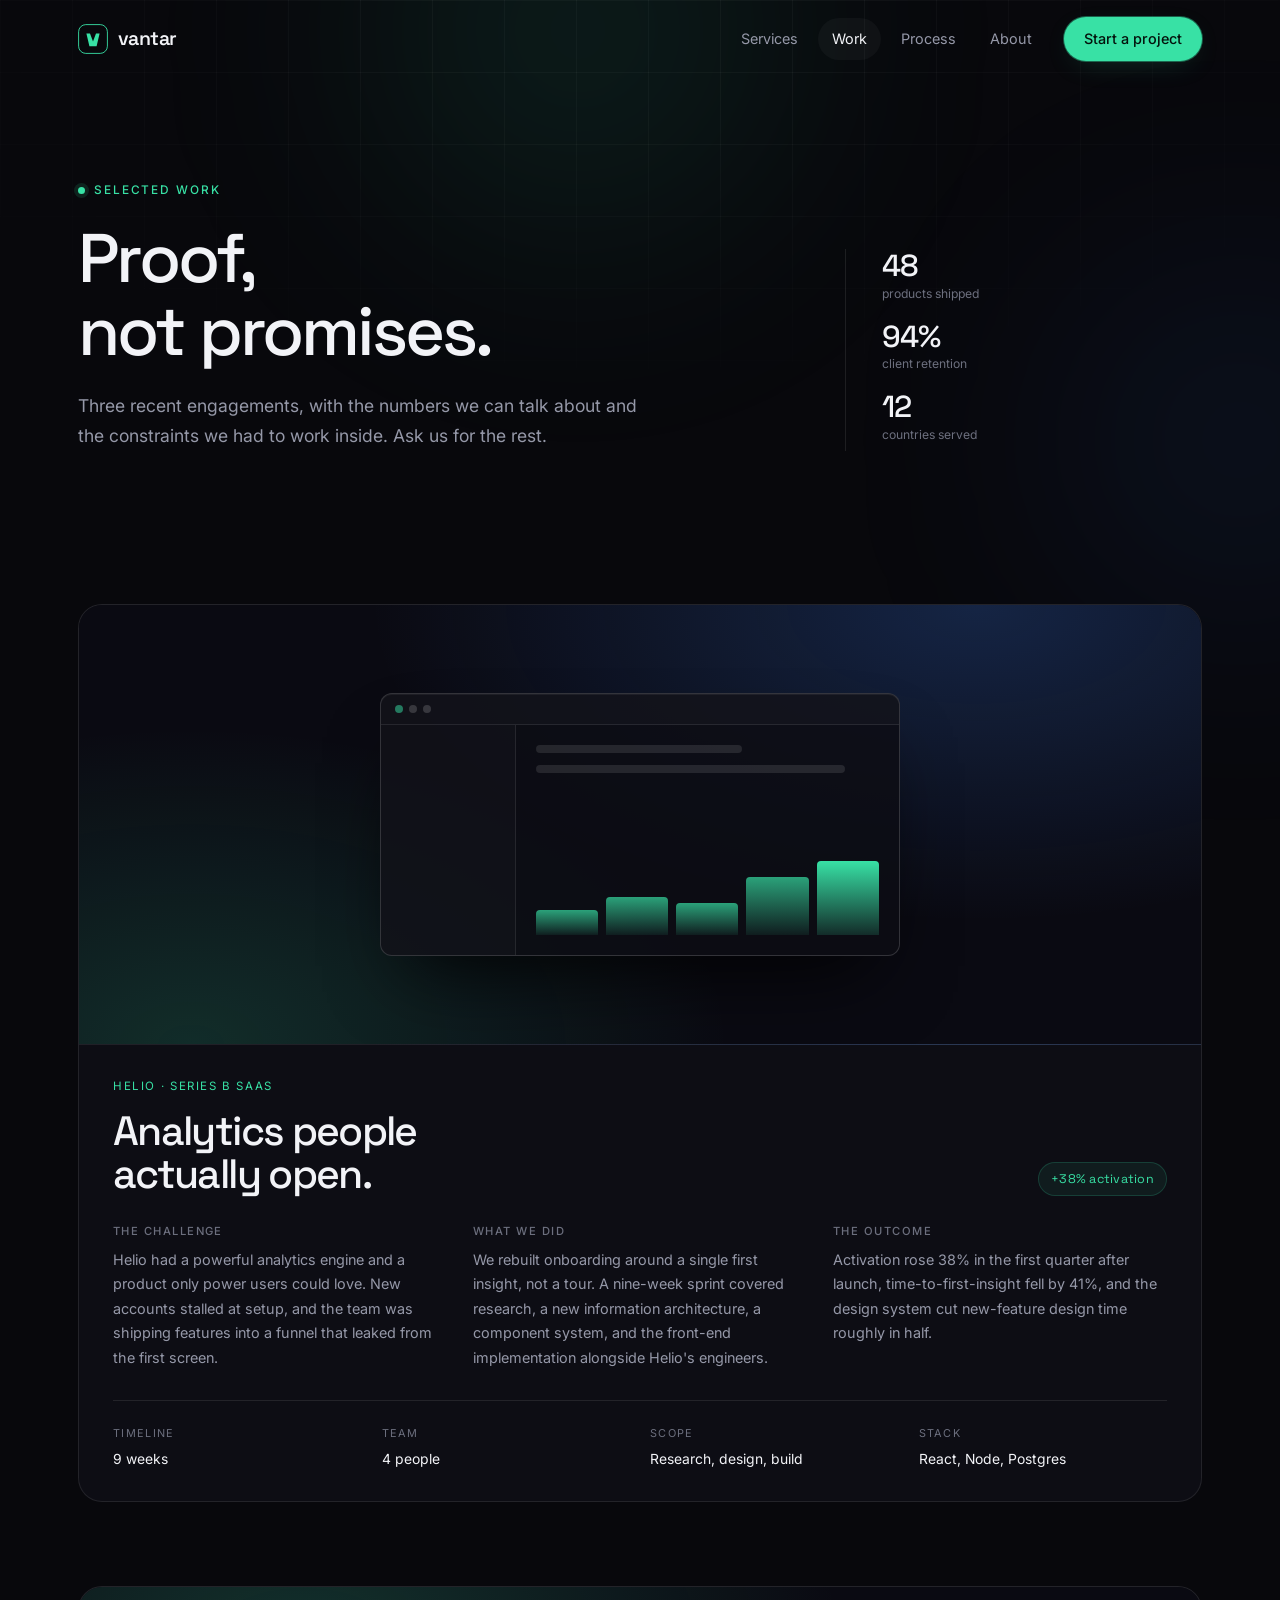
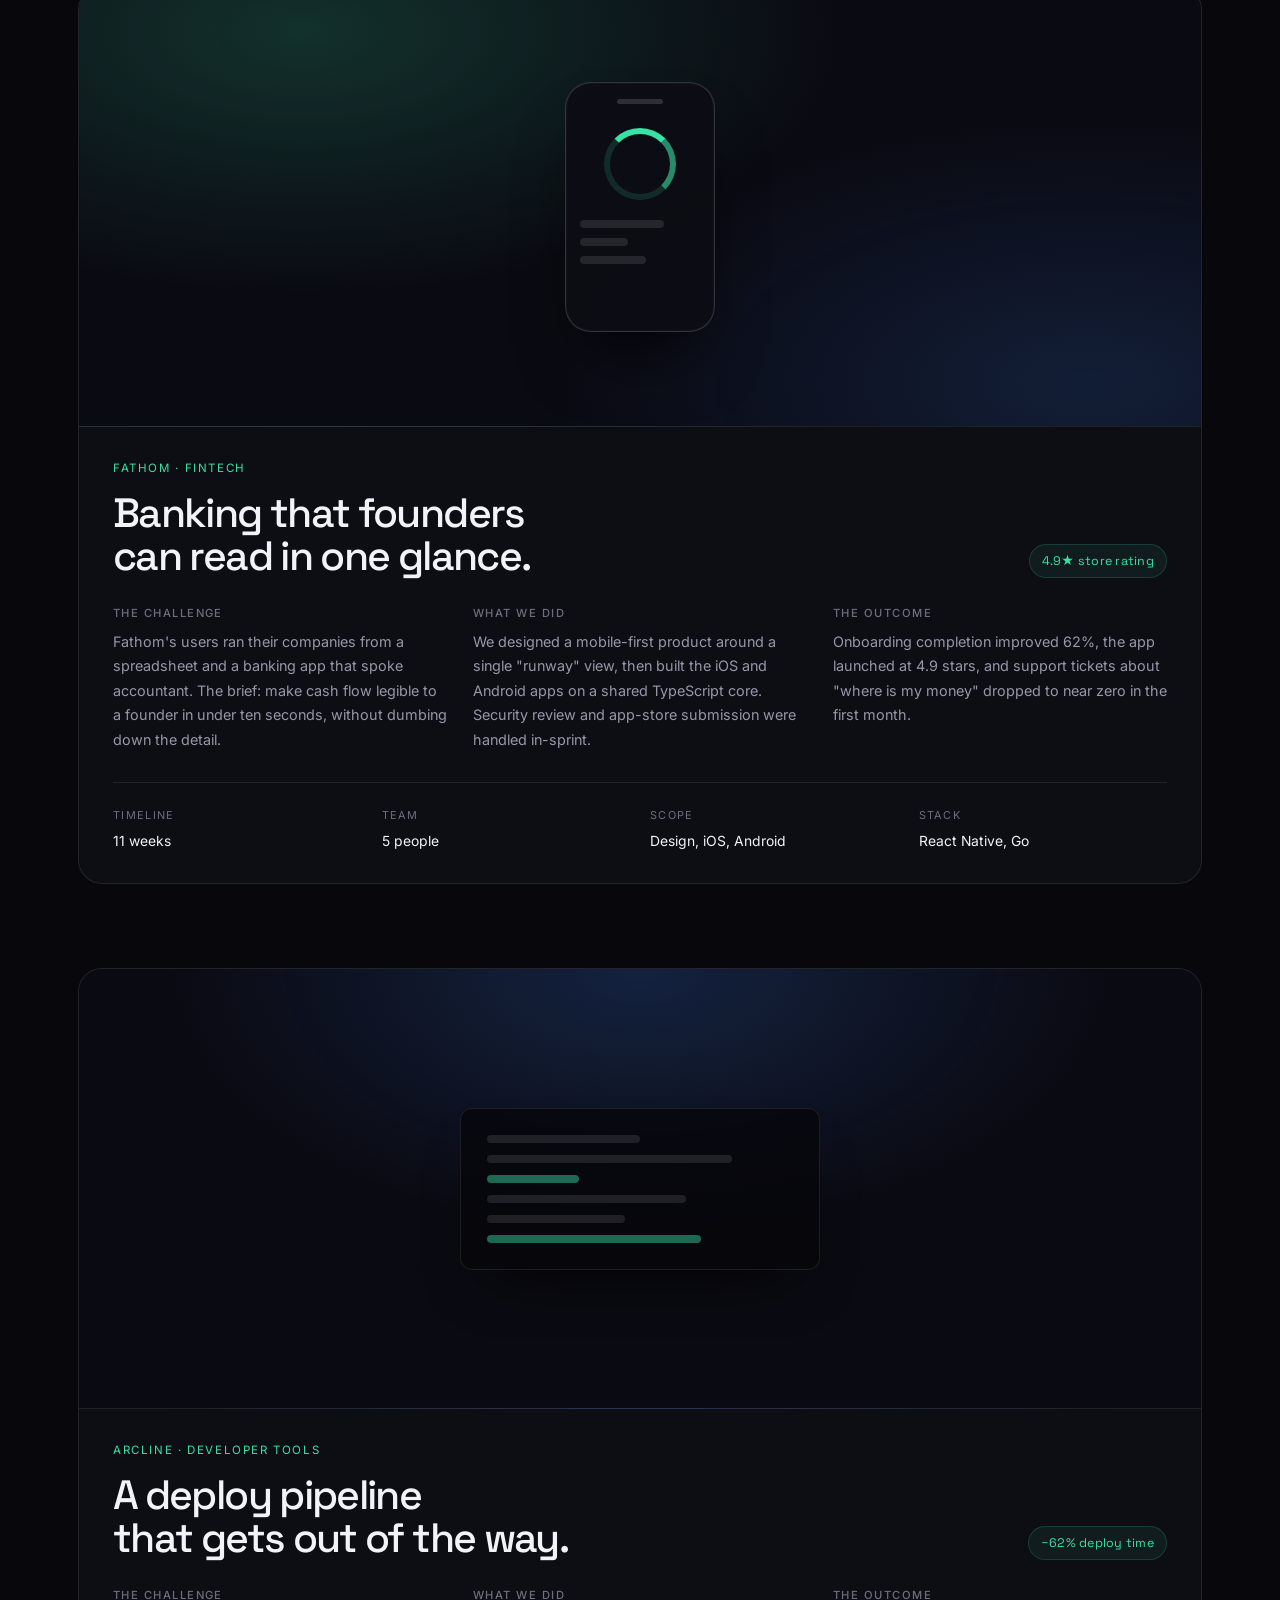
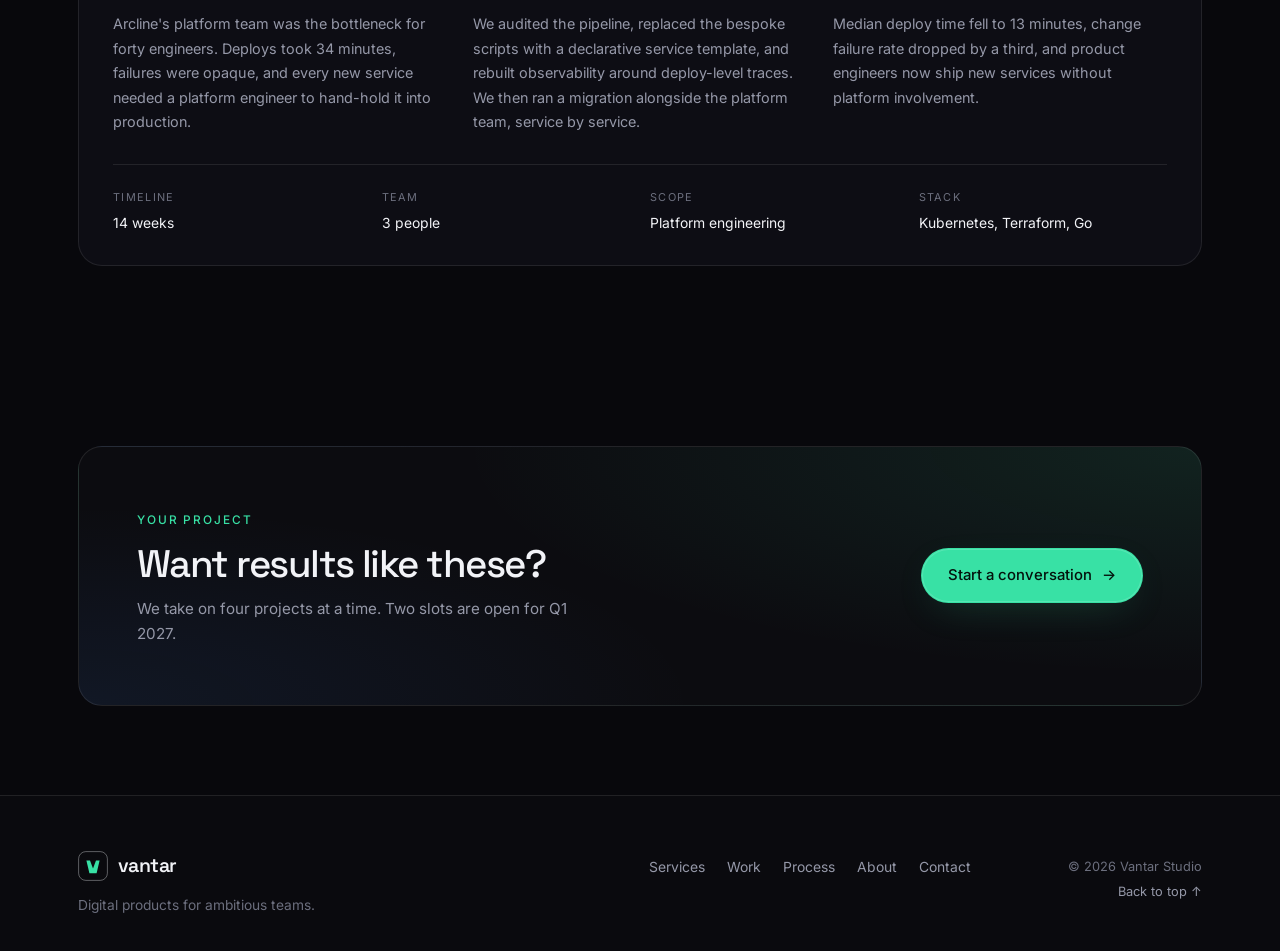
<file: work.html>
<!DOCTYPE html>
<html lang="en">
<head>
<meta charset="UTF-8" />
<meta name="viewport" content="width=device-width, initial-scale=1.0" />
<title>Work — Vantar</title>
<meta name="description" content="Selected work from Vantar: analytics, fintech, and developer platforms designed and built by one senior team." />
<link rel="preconnect" href="https://fonts.googleapis.com" />
<link rel="preconnect" href="https://fonts.gstatic.com" crossorigin />
<link href="https://fonts.googleapis.com/css2?family=Inter:wght@300;400;500;600&family=Space+Grotesk:wght@400;500;600;700&display=swap" rel="stylesheet" />
<link rel="stylesheet" href="styles.css" />
<link rel="icon" href="data:image/svg+xml,<svg xmlns='http://www.w3.org/2000/svg' viewBox='0 0 100 100'><rect width='100' height='100' rx='22' fill='%230b0b10'/><path d='M26 30h12l12 30 12-30h12L58 78H42z' fill='%2338e1a5'/></svg>" />
</head>
<body>
<a class="skip-link" href="#top">Skip to content</a>
<div class="bg-grid" aria-hidden="true"></div>
<div class="glow glow-a" aria-hidden="true"></div>
<div class="glow glow-b" aria-hidden="true"></div>

<header class="site-header" id="header">
  <div class="container header-inner">
    <a class="brand" href="index.html" aria-label="Vantar home">
      <svg class="brand-mark" viewBox="0 0 100 100" aria-hidden="true">
        <rect x="2" y="2" width="96" height="96" rx="24" fill="none" stroke="url(#g1)" stroke-width="3"/>
        <path d="M28 32h12l10 26 10-26h12L62 74H38z" fill="currentColor"/>
        <defs>
          <linearGradient id="g1" x1="0" y1="0" x2="100" y2="100">
            <stop offset="0" stop-color="#38e1a5"/>
            <stop offset="1" stop-color="#3b82f6"/>
          </linearGradient>
        </defs>
      </svg>
      <span>vantar</span>
    </a>

    <nav class="nav" id="nav" aria-label="Main navigation">
      <a href="services.html">Services</a>
      <a href="work.html" class="active" aria-current="page">Work</a>
      <a href="index.html#process">Process</a>
      <a href="about.html">About</a>
      <a class="nav-cta" href="index.html#contact">Start a project</a>
    </nav>

    <button class="menu-btn" id="menuBtn" aria-label="Toggle menu" aria-expanded="false" aria-controls="nav">
      <span></span><span></span>
    </button>
  </div>
</header>

<main id="top">

  <section class="page-hero">
    <div class="container">
      <p class="eyebrow reveal"><span class="dot"></span> Selected work</p>
      <div class="page-hero-grid">
        <div>
          <h1 class="reveal">Proof,<br />not promises.</h1>
          <p class="lede reveal">Three recent engagements, with the numbers we can talk about and the constraints we had to work inside. Ask us for the rest.</p>
        </div>
        <aside class="page-hero-aside reveal" aria-label="Studio stats">
          <div class="aside-stats">
            <div><strong>48</strong><span>products shipped</span></div>
            <div><strong>94%</strong><span>client retention</span></div>
            <div><strong>12</strong><span>countries served</span></div>
          </div>
        </aside>
      </div>
    </div>
  </section>

  <section class="section section-tight">
    <div class="container cases">

      <!-- CASE 1 -->
      <article class="case reveal">
        <div class="case-visual visual-a">
          <div class="mock-window">
            <div class="mock-bar"><i></i><i></i><i></i></div>
            <div class="mock-body">
              <div class="mock-side"></div>
              <div class="mock-main">
                <div class="mock-line w60"></div>
                <div class="mock-line w90"></div>
                <div class="mock-chart"><span></span><span></span><span></span><span></span><span></span></div>
              </div>
            </div>
          </div>
        </div>
        <div class="case-head">
          <div>
            <p class="case-kicker">Helio · Series B SaaS</p>
            <h2>Analytics people<br />actually open.</h2>
          </div>
          <span class="work-stat">+38% activation</span>
        </div>
        <div class="case-body">
          <div class="case-col">
            <h3>The challenge</h3>
            <p>Helio had a powerful analytics engine and a product only power users could love. New accounts stalled at setup, and the team was shipping features into a funnel that leaked from the first screen.</p>
          </div>
          <div class="case-col">
            <h3>What we did</h3>
            <p>We rebuilt onboarding around a single first insight, not a tour. A nine-week sprint covered research, a new information architecture, a component system, and the front-end implementation alongside Helio's engineers.</p>
          </div>
          <div class="case-col">
            <h3>The outcome</h3>
            <p>Activation rose 38% in the first quarter after launch, time-to-first-insight fell by 41%, and the design system cut new-feature design time roughly in half.</p>
          </div>
        </div>
        <dl class="case-meta">
          <div><dt>Timeline</dt><dd>9 weeks</dd></div>
          <div><dt>Team</dt><dd>4 people</dd></div>
          <div><dt>Scope</dt><dd>Research, design, build</dd></div>
          <div><dt>Stack</dt><dd>React, Node, Postgres</dd></div>
        </dl>
      </article>

      <!-- CASE 2 -->
      <article class="case reveal">
        <div class="case-visual visual-b">
          <div class="phone">
            <div class="phone-notch"></div>
            <div class="phone-content">
              <div class="ring"></div>
              <div class="mock-line w70"></div>
              <div class="mock-line w40"></div>
              <div class="mock-line w55"></div>
            </div>
          </div>
        </div>
        <div class="case-head">
          <div>
            <p class="case-kicker">Fathom · Fintech</p>
            <h2>Banking that founders<br />can read in one glance.</h2>
          </div>
          <span class="work-stat">4.9★ store rating</span>
        </div>
        <div class="case-body">
          <div class="case-col">
            <h3>The challenge</h3>
            <p>Fathom's users ran their companies from a spreadsheet and a banking app that spoke accountant. The brief: make cash flow legible to a founder in under ten seconds, without dumbing down the detail.</p>
          </div>
          <div class="case-col">
            <h3>What we did</h3>
            <p>We designed a mobile-first product around a single "runway" view, then built the iOS and Android apps on a shared TypeScript core. Security review and app-store submission were handled in-sprint.</p>
          </div>
          <div class="case-col">
            <h3>The outcome</h3>
            <p>Onboarding completion improved 62%, the app launched at 4.9 stars, and support tickets about "where is my money" dropped to near zero in the first month.</p>
          </div>
        </div>
        <dl class="case-meta">
          <div><dt>Timeline</dt><dd>11 weeks</dd></div>
          <div><dt>Team</dt><dd>5 people</dd></div>
          <div><dt>Scope</dt><dd>Design, iOS, Android</dd></div>
          <div><dt>Stack</dt><dd>React Native, Go</dd></div>
        </dl>
      </article>

      <!-- CASE 3 -->
      <article class="case reveal">
        <div class="case-visual visual-c">
          <div class="mock-terminal">
            <div class="mock-line w50"></div>
            <div class="mock-line w80"></div>
            <div class="mock-line w30 accent"></div>
            <div class="mock-line w65"></div>
            <div class="mock-line w45"></div>
            <div class="mock-line w70 accent"></div>
          </div>
        </div>
        <div class="case-head">
          <div>
            <p class="case-kicker">Arcline · Developer tools</p>
            <h2>A deploy pipeline<br />that gets out of the way.</h2>
          </div>
          <span class="work-stat">−62% deploy time</span>
        </div>
        <div class="case-body">
          <div class="case-col">
            <h3>The challenge</h3>
            <p>Arcline's platform team was the bottleneck for forty engineers. Deploys took 34 minutes, failures were opaque, and every new service needed a platform engineer to hand-hold it into production.</p>
          </div>
          <div class="case-col">
            <h3>What we did</h3>
            <p>We audited the pipeline, replaced the bespoke scripts with a declarative service template, and rebuilt observability around deploy-level traces. We then ran a migration alongside the platform team, service by service.</p>
          </div>
          <div class="case-col">
            <h3>The outcome</h3>
            <p>Median deploy time fell to 13 minutes, change failure rate dropped by a third, and product engineers now ship new services without platform involvement.</p>
          </div>
        </div>
        <dl class="case-meta">
          <div><dt>Timeline</dt><dd>14 weeks</dd></div>
          <div><dt>Team</dt><dd>3 people</dd></div>
          <div><dt>Scope</dt><dd>Platform engineering</dd></div>
          <div><dt>Stack</dt><dd>Kubernetes, Terraform, Go</dd></div>
        </dl>
      </article>

    </div>
  </section>

  <section class="section section-tight">
    <div class="container">
      <div class="cta-band reveal">
        <div>
          <p class="eyebrow">Your project</p>
          <h2>Want results like these?</h2>
          <p>We take on four projects at a time. Two slots are open for Q1 2027.</p>
        </div>
        <a class="btn btn-primary" href="index.html#contact">Start a conversation <span class="arrow">→</span></a>
      </div>
    </div>
  </section>

</main>

<footer class="site-footer">
  <div class="container footer-inner">
    <div class="footer-brand">
      <a class="brand" href="index.html">
        <svg class="brand-mark" viewBox="0 0 100 100" aria-hidden="true">
          <rect x="2" y="2" width="96" height="96" rx="24" fill="none" stroke="currentColor" stroke-width="3" opacity=".4"/>
          <path d="M28 32h12l10 26 10-26h12L62 74H38z" fill="currentColor"/>
        </svg>
        <span>vantar</span>
      </a>
      <p>Digital products for ambitious teams.</p>
    </div>
    <nav class="footer-nav" aria-label="Footer">
      <a href="services.html">Services</a>
      <a href="work.html">Work</a>
      <a href="index.html#process">Process</a>
      <a href="about.html">About</a>
      <a href="index.html#contact">Contact</a>
    </nav>
    <div class="footer-meta">
      <p>© <span id="year">2026</span> Vantar Studio</p>
      <p><a href="#top">Back to top ↑</a></p>
    </div>
  </div>
</footer>

<script src="script.js"></script>
</body>
</html>
</file>
<file: styles.css>
/* ============================================================
   Vantar — dark, sleek business site
   ============================================================ */

:root {
  --bg: #08080c;
  --bg-soft: #0d0d14;
  --surface: rgba(255, 255, 255, 0.035);
  --surface-hover: rgba(255, 255, 255, 0.06);
  --border: rgba(255, 255, 255, 0.09);
  --border-strong: rgba(255, 255, 255, 0.16);
  --text: #f2f3f7;
  --muted: #9598a8;
  --muted-dim: #6c6f7e;
  --accent: #38e1a5;
  --accent-2: #3b82f6;
  --accent-glow: rgba(56, 225, 165, 0.25);
  --radius: 18px;
  --radius-sm: 12px;
  --max: 1180px;
  --font-display: "Space Grotesk", "Inter", system-ui, sans-serif;
  --font-body: "Inter", system-ui, -apple-system, sans-serif;
  --ease: cubic-bezier(0.22, 1, 0.36, 1);
}

* { box-sizing: border-box; margin: 0; padding: 0; }

html {
  scroll-behavior: smooth;
  scroll-padding-top: 90px;
  -webkit-text-size-adjust: 100%;
}

body {
  background: var(--bg);
  color: var(--text);
  font-family: var(--font-body);
  font-size: 16px;
  line-height: 1.65;
  -webkit-font-smoothing: antialiased;
  overflow-x: hidden;
  position: relative;
}

::selection { background: var(--accent); color: #04120c; }

.skip-link {
  position: fixed;
  top: -100px;
  left: 20px;
  z-index: 100;
  padding: 12px 20px;
  border-radius: 10px;
  background: var(--accent);
  color: #04120c;
  font-size: 0.9rem;
  font-weight: 500;
  transition: top 0.2s var(--ease);
}
.skip-link:focus { top: 16px; }

a:focus-visible, button:focus-visible, summary:focus-visible {
  outline: 2px solid var(--accent);
  outline-offset: 3px;
  border-radius: 6px;
}



img, svg { display: block; max-width: 100%; }
a { color: inherit; text-decoration: none; }
button, input, textarea, select { font: inherit; color: inherit; }
ul, ol { list-style: none; }

/* ---------- Ambient background ---------- */
.bg-grid {
  position: fixed;
  inset: 0;
  z-index: 0;
  pointer-events: none;
  background-image:
    linear-gradient(rgba(255, 255, 255, 0.035) 1px, transparent 1px),
    linear-gradient(90deg, rgba(255, 255, 255, 0.035) 1px, transparent 1px);
  background-size: 72px 72px;
  mask-image: radial-gradient(ellipse 90% 60% at 50% 0%, #000 20%, transparent 78%);
  -webkit-mask-image: radial-gradient(ellipse 90% 60% at 50% 0%, #000 20%, transparent 78%);
}

.glow {
  position: fixed;
  z-index: 0;
  border-radius: 50%;
  filter: blur(120px);
  pointer-events: none;
  opacity: 0.55;
}
.glow-a {
  width: 620px; height: 620px;
  top: -280px; left: 50%;
  transform: translateX(-60%);
  background: radial-gradient(circle, rgba(56, 225, 165, 0.28), transparent 68%);
}
.glow-b {
  width: 560px; height: 560px;
  top: 160px; right: -240px;
  background: radial-gradient(circle, rgba(59, 130, 246, 0.22), transparent 70%);
}

main, .site-footer { position: relative; z-index: 1; }

/* ---------- Layout ---------- */
.container {
  width: 100%;
  max-width: var(--max);
  margin-inline: auto;
  padding-inline: 28px;
}

.section {
  padding: clamp(72px, 10vw, 132px) 0;
  position: relative;
}

/* ---------- Typography ---------- */
h1, h2, h3, h4 {
  font-family: var(--font-display);
  font-weight: 500;
  letter-spacing: -0.03em;
  line-height: 1.05;
}

h1 {
  font-size: clamp(2.7rem, 6.4vw, 5rem);
  font-weight: 500;
  letter-spacing: -0.045em;
}

h2 {
  font-size: clamp(2rem, 4.2vw, 3.25rem);
  letter-spacing: -0.04em;
}

h3 { font-size: 1.2rem; letter-spacing: -0.02em; }

.grad {
  background: linear-gradient(100deg, var(--accent) 0%, #7cf0c8 45%, var(--accent-2) 100%);
  -webkit-background-clip: text;
  background-clip: text;
  color: transparent;
}

.eyebrow {
  display: inline-flex;
  align-items: center;
  gap: 9px;
  font-size: 0.74rem;
  font-weight: 500;
  letter-spacing: 0.16em;
  text-transform: uppercase;
  color: var(--accent);
  margin-bottom: 22px;
}

.eyebrow .dot {
  width: 7px; height: 7px;
  border-radius: 50%;
  background: var(--accent);
  box-shadow: 0 0 0 4px rgba(56, 225, 165, 0.12);
  animation: pulse 2.6s ease-in-out infinite;
}

@keyframes pulse {
  0%, 100% { box-shadow: 0 0 0 4px rgba(56, 225, 165, 0.12); }
  50% { box-shadow: 0 0 0 8px rgba(56, 225, 165, 0.02); }
}

.section-sub {
  color: var(--muted);
  font-size: 1.02rem;
  max-width: 46ch;
  line-height: 1.7;
}

/* ---------- Header ---------- */
.site-header {
  position: sticky;
  top: 0;
  z-index: 50;
  transition: background 0.35s var(--ease), border-color 0.35s var(--ease), backdrop-filter 0.35s;
  border-bottom: 1px solid transparent;
}
.site-header.scrolled {
  background: rgba(8, 8, 12, 0.72);
  backdrop-filter: blur(18px) saturate(160%);
  -webkit-backdrop-filter: blur(18px) saturate(160%);
  border-bottom-color: var(--border);
}

.header-inner {
  display: flex;
  align-items: center;
  justify-content: space-between;
  height: 78px;
  gap: 24px;
}

.brand {
  display: inline-flex;
  align-items: center;
  gap: 10px;
  font-family: var(--font-display);
  font-size: 1.22rem;
  font-weight: 600;
  letter-spacing: -0.03em;
  z-index: 2;
}
.brand-mark { width: 30px; height: 30px; color: var(--text); }
.brand-mark path { color: var(--accent); }

.nav {
  display: flex;
  align-items: center;
  gap: 6px;
}
.nav a {
  padding: 9px 14px;
  font-size: 0.9rem;
  color: var(--muted);
  border-radius: 999px;
  transition: color 0.2s, background 0.2s;
}
.nav a:hover { color: var(--text); background: var(--surface); }
.nav a.active { color: var(--text); background: var(--surface); }

.nav .nav-cta {
  margin-left: 12px;
  padding: 10px 20px;
  color: #04120c;
  font-weight: 500;
  background: var(--accent);
  box-shadow: 0 0 0 1px rgba(56, 225, 165, 0.4), 0 8px 30px -12px var(--accent-glow);
}
.nav .nav-cta:hover {
  background: #4ff0b6;
  color: #04120c;
  transform: translateY(-1px);
}

.menu-btn {
  display: none;
  width: 44px; height: 44px;
  background: var(--surface);
  border: 1px solid var(--border);
  border-radius: 12px;
  cursor: pointer;
  position: relative;
}
.menu-btn span {
  position: absolute;
  left: 50%; top: 50%;
  width: 18px; height: 1.5px;
  background: var(--text);
  border-radius: 2px;
  transition: transform 0.3s var(--ease), opacity 0.2s;
}
.menu-btn span:first-child { transform: translate(-50%, -4px); }
.menu-btn span:last-child { transform: translate(-50%, 4px); }
.menu-btn[aria-expanded="true"] span:first-child { transform: translate(-50%, 0) rotate(45deg); }
.menu-btn[aria-expanded="true"] span:last-child { transform: translate(-50%, 0) rotate(-45deg); }

/* ---------- Buttons ---------- */
.btn {
  display: inline-flex;
  align-items: center;
  justify-content: center;
  gap: 10px;
  padding: 14px 26px;
  border-radius: 999px;
  font-size: 0.93rem;
  font-weight: 500;
  border: 1px solid transparent;
  cursor: pointer;
  transition: transform 0.25s var(--ease), background 0.25s, border-color 0.25s, box-shadow 0.25s;
  white-space: nowrap;
}
.btn .arrow { transition: transform 0.3s var(--ease); }
.btn:hover .arrow { transform: translateX(4px); }

.btn-primary {
  color: #04120c;
  background: var(--accent);
  box-shadow: 0 12px 40px -16px var(--accent-glow), inset 0 0 0 1px rgba(255, 255, 255, 0.15);
}
.btn-primary:hover {
  background: #4ff0b6;
  transform: translateY(-2px);
  box-shadow: 0 18px 48px -16px rgba(56, 225, 165, 0.45);
}

.btn-ghost {
  color: var(--text);
  background: var(--surface);
  border-color: var(--border);
  backdrop-filter: blur(8px);
}
.btn-ghost:hover {
  background: var(--surface-hover);
  border-color: var(--border-strong);
  transform: translateY(-2px);
}

.btn-block { width: 100%; }

/* ---------- Hero ---------- */
.hero {
  padding: clamp(64px, 9vw, 118px) 0 clamp(40px, 6vw, 72px);
  position: relative;
}

.hero-inner {
  max-width: 900px;
  text-align: center;
  display: flex;
  flex-direction: column;
  align-items: center;
}

.hero h1 { max-width: 15ch; }

.hero .lede {
  margin-top: 26px;
  max-width: 56ch;
  color: var(--muted);
  font-size: clamp(1rem, 1.5vw, 1.14rem);
  line-height: 1.7;
}

.hero-actions {
  margin-top: 38px;
  display: flex;
  flex-wrap: wrap;
  gap: 14px;
  justify-content: center;
}

.hero-metrics {
  margin-top: clamp(56px, 7vw, 84px);
  display: grid;
  grid-template-columns: repeat(3, 1fr);
  gap: 12px;
  width: 100%;
  max-width: 620px;
  padding-top: 30px;
  border-top: 1px solid var(--border);
}
.hero-metrics div { text-align: center; }
.hero-metrics strong {
  display: block;
  font-family: var(--font-display);
  font-size: clamp(1.7rem, 3.4vw, 2.35rem);
  font-weight: 500;
  letter-spacing: -0.04em;
  color: var(--text);
}
.hero-metrics span {
  font-size: 0.78rem;
  color: var(--muted-dim);
  letter-spacing: 0.02em;
}

/* ---------- Logo strip ---------- */
.logo-strip {
  margin-top: clamp(56px, 8vw, 96px);
  padding: 26px 0;
  border-top: 1px solid var(--border);
  border-bottom: 1px solid var(--border);
  display: flex;
  flex-wrap: wrap;
  align-items: center;
  justify-content: center;
  gap: 20px 44px;
}
.strip-label {
  font-size: 0.72rem;
  letter-spacing: 0.16em;
  text-transform: uppercase;
  color: var(--muted-dim);
}
.logos {
  display: flex;
  flex-wrap: wrap;
  gap: 18px 44px;
  align-items: center;
  justify-content: center;
}
.logos span {
  font-family: var(--font-display);
  font-size: 1.05rem;
  font-weight: 500;
  letter-spacing: -0.02em;
  color: var(--muted);
  opacity: 0.7;
  transition: opacity 0.25s, color 0.25s;
}
.logos span:hover { opacity: 1; color: var(--text); }

/* ---------- Section head ---------- */
.section-head { margin-bottom: clamp(40px, 5vw, 60px); max-width: 720px; }
.section-head h2 { margin-bottom: 20px; }
.section-head.row {
  display: flex;
  align-items: flex-end;
  justify-content: space-between;
  gap: 32px;
  max-width: none;
}
.section-head.row .section-sub { padding-bottom: 8px; }

/* ---------- Cards ---------- */
.cards {
  display: grid;
  grid-template-columns: repeat(3, 1fr);
  gap: 18px;
}

.card {
  position: relative;
  padding: 34px 30px 30px;
  border-radius: var(--radius);
  border: 1px solid var(--border);
  background: linear-gradient(180deg, rgba(255, 255, 255, 0.045), rgba(255, 255, 255, 0.012));
  overflow: hidden;
  transition: transform 0.4s var(--ease), border-color 0.4s, background 0.4s;
  display: flex;
  flex-direction: column;
}
.card::before {
  content: "";
  position: absolute;
  inset: 0;
  background: radial-gradient(400px circle at var(--mx, 50%) var(--my, 0%), rgba(56, 225, 165, 0.09), transparent 60%);
  opacity: 0;
  transition: opacity 0.4s;
  pointer-events: none;
}
.card:hover { transform: translateY(-5px); border-color: var(--border-strong); }
.card:hover::before { opacity: 1; }

.card-index {
  position: absolute;
  top: 26px; right: 28px;
  font-family: var(--font-display);
  font-size: 0.8rem;
  color: var(--muted-dim);
  letter-spacing: 0.08em;
}

.card-icon {
  width: 46px; height: 46px;
  display: grid;
  place-items: center;
  border-radius: 13px;
  background: rgba(56, 225, 165, 0.08);
  border: 1px solid rgba(56, 225, 165, 0.16);
  color: var(--accent);
  margin-bottom: 24px;
}
.card-icon svg { width: 22px; height: 22px; }

.card h3 { margin-bottom: 12px; }
.card > p { color: var(--muted); font-size: 0.93rem; line-height: 1.65; }

.card ul {
  margin: 22px 0 26px;
  display: flex;
  flex-direction: column;
  gap: 9px;
  flex: 1;
}
.card ul li {
  position: relative;
  padding-left: 20px;
  font-size: 0.88rem;
  color: var(--muted);
}
.card ul li::before {
  content: "";
  position: absolute;
  left: 0; top: 0.62em;
  width: 6px; height: 6px;
  border-radius: 50%;
  border: 1px solid var(--accent);
  background: rgba(56, 225, 165, 0.2);
}

.card-link {
  display: inline-flex;
  align-items: center;
  gap: 8px;
  font-size: 0.88rem;
  font-weight: 500;
  color: var(--text);
  padding-top: 20px;
  border-top: 1px solid var(--border);
}
.card-link span { color: var(--accent); transition: transform 0.3s var(--ease); }
.card-link:hover span { transform: translateX(4px); }

/* ---------- Work ---------- */
.work-grid {
  display: grid;
  grid-template-columns: 1fr 1fr;
  gap: 18px;
}
.work-lg { grid-column: span 2; }

.work {
  display: block;
  border-radius: var(--radius);
  border: 1px solid var(--border);
  overflow: hidden;
  background: var(--bg-soft);
  transition: border-color 0.35s, transform 0.45s var(--ease);
}
.work:hover { border-color: var(--border-strong); transform: translateY(-4px); }

.work-visual {
  position: relative;
  height: 320px;
  overflow: hidden;
  display: grid;
  place-items: center;
  padding: 28px;
}
.work-lg .work-visual { height: 360px; }

.visual-a {
  background:
    radial-gradient(90% 120% at 80% 0%, rgba(59, 130, 246, 0.22), transparent 60%),
    radial-gradient(80% 120% at 10% 100%, rgba(56, 225, 165, 0.16), transparent 60%),
    #0a0a12;
}
.visual-b {
  background:
    radial-gradient(80% 100% at 20% 10%, rgba(56, 225, 165, 0.18), transparent 60%),
    radial-gradient(80% 100% at 90% 90%, rgba(59, 130, 246, 0.16), transparent 60%),
    #0a0a12;
}
.visual-c {
  background:
    radial-gradient(70% 100% at 50% 0%, rgba(59, 130, 246, 0.2), transparent 60%),
    #0a0a12;
}

/* browser mock */
.mock-window {
  width: min(78%, 460px);
  border-radius: 12px;
  border: 1px solid var(--border-strong);
  background: rgba(13, 13, 20, 0.85);
  box-shadow: 0 40px 80px -30px rgba(0, 0, 0, 0.9), inset 0 1px 0 rgba(255, 255, 255, 0.06);
  overflow: hidden;
  transition: transform 0.6s var(--ease);
}
.work:hover .mock-window { transform: translateY(-6px) scale(1.015); }
.mock-bar {
  display: flex;
  gap: 6px;
  padding: 11px 14px;
  border-bottom: 1px solid var(--border);
  background: rgba(255, 255, 255, 0.02);
}
.mock-bar i {
  width: 8px; height: 8px;
  border-radius: 50%;
  background: rgba(255, 255, 255, 0.16);
}
.mock-bar i:first-child { background: rgba(56, 225, 165, 0.5); }
.mock-body { display: flex; height: 190px; }
.mock-side {
  width: 26%;
  border-right: 1px solid var(--border);
  background: rgba(255, 255, 255, 0.015);
}
.mock-main { flex: 1; padding: 20px; display: flex; flex-direction: column; gap: 12px; }

.mock-line {
  height: 8px;
  border-radius: 4px;
  background: rgba(255, 255, 255, 0.1);
}
.mock-line.w30 { width: 30%; }
.mock-line.w40 { width: 40%; }
.mock-line.w45 { width: 45%; }
.mock-line.w50 { width: 50%; }
.mock-line.w60 { width: 60%; }
.mock-line.w65 { width: 65%; }
.mock-line.w70 { width: 70%; }
.mock-line.w80 { width: 80%; }
.mock-line.w90 { width: 90%; }
.mock-line.accent { background: rgba(56, 225, 165, 0.45); }

.mock-chart {
  margin-top: auto;
  display: flex;
  align-items: flex-end;
  gap: 8px;
  height: 74px;
}
.mock-chart span {
  flex: 1;
  border-radius: 4px 4px 0 0;
  background: linear-gradient(180deg, rgba(56, 225, 165, 0.7), rgba(56, 225, 165, 0.08));
}
.mock-chart span:nth-child(1) { height: 34%; }
.mock-chart span:nth-child(2) { height: 52%; }
.mock-chart span:nth-child(3) { height: 44%; }
.mock-chart span:nth-child(4) { height: 78%; }
.mock-chart span:nth-child(5) { height: 100%; background: linear-gradient(180deg, #38e1a5, rgba(56, 225, 165, 0.15)); }

/* phone mock */
.phone {
  width: 150px;
  height: 250px;
  border-radius: 26px;
  border: 1px solid var(--border-strong);
  background: rgba(13, 13, 20, 0.9);
  box-shadow: 0 40px 70px -28px rgba(0, 0, 0, 0.9), inset 0 0 0 1px rgba(255, 255, 255, 0.03);
  position: relative;
  padding: 16px 14px;
  transition: transform 0.6s var(--ease);
}
.work:hover .phone { transform: translateY(-6px) rotate(-2deg); }
.phone-notch {
  width: 46px; height: 5px;
  border-radius: 3px;
  background: rgba(255, 255, 255, 0.14);
  margin: 0 auto 20px;
}
.phone-content { display: flex; flex-direction: column; gap: 10px; }
.ring {
  width: 72px; height: 72px;
  border-radius: 50%;
  margin: 4px auto 10px;
  border: 6px solid rgba(56, 225, 165, 0.15);
  border-top-color: var(--accent);
  border-right-color: rgba(56, 225, 165, 0.6);
}

/* terminal mock */
.mock-terminal {
  width: min(80%, 360px);
  display: flex;
  flex-direction: column;
  gap: 12px;
  padding: 26px;
  border-radius: 12px;
  border: 1px solid var(--border);
  background: rgba(6, 6, 10, 0.75);
  box-shadow: 0 30px 60px -30px rgba(0, 0, 0, 0.9);
  transition: transform 0.6s var(--ease);
}
.work:hover .mock-terminal { transform: translateY(-6px); }

.work-meta {
  display: flex;
  align-items: center;
  justify-content: space-between;
  gap: 20px;
  padding: 22px 26px;
  border-top: 1px solid var(--border);
}
.work-meta h3 { margin-bottom: 5px; font-size: 1.05rem; }
.work-meta p { color: var(--muted-dim); font-size: 0.83rem; }
.work-stat {
  flex-shrink: 0;
  font-family: var(--font-display);
  font-size: 0.78rem;
  letter-spacing: 0.02em;
  color: var(--accent);
  padding: 6px 12px;
  border-radius: 999px;
  background: rgba(56, 225, 165, 0.07);
  border: 1px solid rgba(56, 225, 165, 0.18);
  white-space: nowrap;
}

/* ---------- Process ---------- */
.steps {
  display: grid;
  grid-template-columns: repeat(4, 1fr);
  gap: 0;
  border-top: 1px solid var(--border);
}
.step {
  padding: 32px 28px 0 0;
  border-right: 1px solid var(--border);
  position: relative;
}
.step:last-child { border-right: none; }
.step:not(:first-child) { padding-left: 28px; }
.step-num {
  display: block;
  font-family: var(--font-display);
  font-size: 0.78rem;
  letter-spacing: 0.12em;
  color: var(--accent);
  margin-bottom: 22px;
}
.step h3 { margin-bottom: 12px; font-size: 1.15rem; }
.step p { color: var(--muted); font-size: 0.89rem; line-height: 1.65; }

/* ---------- About ---------- */
.about { border-top: 1px solid var(--border); }
.about-inner {
  display: grid;
  grid-template-columns: 1.1fr 0.9fr;
  gap: clamp(40px, 7vw, 90px);
  align-items: center;
}
.about-copy h2 { margin-bottom: 24px; }
.about-copy p { color: var(--muted); margin-bottom: 16px; max-width: 46ch; }
.about-copy .btn { margin-top: 16px; }

.quote-card {
  position: relative;
  padding: 44px 38px 36px;
  border-radius: var(--radius);
  border: 1px solid var(--border);
  background:
    radial-gradient(120% 120% at 100% 0%, rgba(56, 225, 165, 0.08), transparent 55%),
    linear-gradient(180deg, rgba(255, 255, 255, 0.05), rgba(255, 255, 255, 0.015));
}
.quote-mark {
  font-family: var(--font-display);
  font-size: 4.5rem;
  line-height: 0.7;
  color: var(--accent);
  opacity: 0.5;
  margin-bottom: 18px;
}
.quote-card blockquote {
  font-family: var(--font-display);
  font-size: 1.22rem;
  line-height: 1.5;
  letter-spacing: -0.02em;
  margin-bottom: 32px;
}
.quote-author {
  display: flex;
  align-items: center;
  gap: 14px;
  padding-top: 24px;
  border-top: 1px solid var(--border);
}
.avatar {
  width: 42px; height: 42px;
  border-radius: 50%;
  display: grid;
  place-items: center;
  background: linear-gradient(135deg, rgba(56, 225, 165, 0.22), rgba(59, 130, 246, 0.22));
  border: 1px solid var(--border-strong);
  font-size: 0.78rem;
  font-weight: 600;
  letter-spacing: 0.03em;
}
.quote-author strong { display: block; font-size: 0.9rem; font-weight: 500; }
.quote-author span { font-size: 0.8rem; color: var(--muted-dim); }

/* ---------- Contact ---------- */
.contact { border-top: 1px solid var(--border); }
.contact-inner {
  display: grid;
  grid-template-columns: 1fr 1fr;
  gap: clamp(40px, 6vw, 80px);
  align-items: start;
}
.contact-copy h2 { margin-bottom: 20px; }

.contact-list {
  margin-top: 40px;
  display: flex;
  flex-direction: column;
  gap: 22px;
}
.contact-list li { display: flex; align-items: flex-start; gap: 14px; }
.ci {
  width: 38px; height: 38px;
  flex-shrink: 0;
  display: grid;
  place-items: center;
  border-radius: 10px;
  border: 1px solid var(--border);
  background: var(--surface);
  color: var(--accent);
  font-size: 0.9rem;
}
.contact-list li > div { display: flex; flex-direction: column; gap: 2px; }
.contact-list span { font-size: 0.74rem; text-transform: uppercase; letter-spacing: 0.12em; color: var(--muted-dim); }
.contact-list a, .contact-list p { font-size: 0.95rem; color: var(--text); }
.contact-list a { transition: color 0.2s; }
.contact-list a:hover { color: var(--accent); }

.contact-form {
  padding: clamp(26px, 3.4vw, 38px);
  border-radius: var(--radius);
  border: 1px solid var(--border);
  background: linear-gradient(180deg, rgba(255, 255, 255, 0.045), rgba(255, 255, 255, 0.012));
  display: flex;
  flex-direction: column;
  gap: 18px;
  position: relative;
}

.field { display: flex; flex-direction: column; gap: 8px; }
.field label {
  font-size: 0.78rem;
  font-weight: 500;
  letter-spacing: 0.04em;
  color: var(--muted);
}
.field input, .field textarea, .field select {
  width: 100%;
  padding: 13px 15px;
  background: rgba(0, 0, 0, 0.35);
  border: 1px solid var(--border);
  border-radius: var(--radius-sm);
  color: var(--text);
  font-size: 0.92rem;
  outline: none;
  transition: border-color 0.2s, box-shadow 0.2s, background 0.2s;
  appearance: none;
}
.field select {
  background-image: url("data:image/svg+xml,%3Csvg xmlns='http://www.w3.org/2000/svg' width='12' height='8' viewBox='0 0 12 8'%3E%3Cpath d='M1 1l5 5 5-5' stroke='%239598a8' stroke-width='1.5' fill='none' stroke-linecap='round'/%3E%3C/svg%3E");
  background-repeat: no-repeat;
  background-position: right 16px center;
  cursor: pointer;
}
.field textarea { min-height: 108px; resize: vertical; line-height: 1.6; }
.field select option { background: #0d0d14; color: var(--text); }
.field input::placeholder, .field textarea::placeholder { color: var(--muted-dim); }
.field input:focus, .field textarea:focus, .field select:focus {
  border-color: rgba(56, 225, 165, 0.55);
  box-shadow: 0 0 0 3px rgba(56, 225, 165, 0.1);
  background: rgba(0, 0, 0, 0.5);
}
.field.invalid input, .field.invalid textarea { border-color: rgba(255, 99, 99, 0.6); }
.field.invalid input:focus, .field.invalid textarea:focus { box-shadow: 0 0 0 3px rgba(255, 99, 99, 0.1); }
.error {
  font-size: 0.76rem;
  color: #ff7b7b;
  min-height: 0;
}

.honeypot {
  position: absolute;
  left: -9999px;
  top: auto;
  width: 1px;
  height: 1px;
  overflow: hidden;
}

.form-error {
  margin: 0;
  font-size: 0.82rem;
  line-height: 1.5;
  color: #ff8d8d;
  text-align: center;
}
.form-error[hidden] { display: none; }

.form-note {
  font-size: 0.76rem;
  color: var(--muted-dim);
  text-align: center;
}

.form-success {
  position: absolute;
  inset: 0;
  border-radius: var(--radius);
  background: rgba(8, 8, 12, 0.94);
  backdrop-filter: blur(6px);
  display: flex;
  flex-direction: column;
  align-items: center;
  justify-content: center;
  gap: 8px;
  text-align: center;
  padding: 30px;
  font-size: 0.95rem;
  color: var(--muted);
  animation: fadeIn 0.4s var(--ease);
}
.form-success[hidden] { display: none; }
.form-success strong {
  font-family: var(--font-display);
  font-size: 1.5rem;
  color: var(--accent);
  font-weight: 500;
}

@keyframes fadeIn { from { opacity: 0; } to { opacity: 1; } }

/* ---------- Footer ---------- */
.site-footer {
  border-top: 1px solid var(--border);
  padding: 54px 0 34px;
  background: rgba(255, 255, 255, 0.012);
}
.footer-inner {
  display: grid;
  grid-template-columns: 1.4fr 1fr auto;
  gap: 40px;
  align-items: start;
}
.footer-brand .brand { margin-bottom: 12px; }
.footer-brand p { color: var(--muted-dim); font-size: 0.86rem; }

.footer-nav {
  display: flex;
  flex-wrap: wrap;
  gap: 8px 22px;
  padding-top: 6px;
}
.footer-nav a {
  font-size: 0.87rem;
  color: var(--muted);
  transition: color 0.2s;
}
.footer-nav a:hover { color: var(--text); }

.footer-meta {
  text-align: right;
  display: flex;
  flex-direction: column;
  gap: 4px;
  padding-top: 6px;
}
.footer-meta p { font-size: 0.8rem; color: var(--muted-dim); }
.footer-meta a { color: var(--muted); transition: color 0.2s; }
.footer-meta a:hover { color: var(--accent); }

/* ---------- Reveal animation ---------- */
.reveal {
  transition: opacity 0.8s var(--ease), transform 0.8s var(--ease);
  transition-delay: var(--d, 0ms);
}
.js .reveal { opacity: 0; transform: translateY(22px); }
.reveal.in { opacity: 1; transform: none; }

@media (prefers-reduced-motion: reduce) {
  html { scroll-behavior: auto; }
  .reveal, .js .reveal { opacity: 1; transform: none; transition: none; }
  .eyebrow .dot { animation: none; }
  * { transition-duration: 0.01ms !important; animation-duration: 0.01ms !important; }
}

/* ---------- Responsive ---------- */
@media (max-width: 1000px) {
  .cards { grid-template-columns: 1fr; }
  .card { padding: 30px 26px 26px; }
  .steps { grid-template-columns: 1fr 1fr; }
  .step { padding: 28px 24px 28px 0; border-bottom: 1px solid var(--border); }
  .step:nth-child(2n) { border-right: none; padding-left: 24px; }
  .step:nth-last-child(-n + 2) { border-bottom: none; padding-bottom: 0; }
  .about-inner { grid-template-columns: 1fr; }
  .contact-inner { grid-template-columns: 1fr; }
  .footer-inner { grid-template-columns: 1fr 1fr; }
  .footer-meta { grid-column: 1 / -1; text-align: left; flex-direction: row; justify-content: space-between; }
}

@media (max-width: 820px) {
  .menu-btn { display: block; }
  .nav {
    position: fixed;
    inset: 78px 0 auto 0;
    flex-direction: column;
    align-items: stretch;
    gap: 4px;
    padding: 16px 24px 26px;
    background: rgba(8, 8, 12, 0.97);
    backdrop-filter: blur(20px);
    -webkit-backdrop-filter: blur(20px);
    border-bottom: 1px solid var(--border);
    transform: translateY(-12px);
    opacity: 0;
    visibility: hidden;
    transition: opacity 0.28s var(--ease), transform 0.28s var(--ease), visibility 0.28s;
  }
  .nav.open { opacity: 1; transform: none; visibility: visible; }
  .nav a { padding: 13px 14px; border-radius: 10px; font-size: 1rem; }
  .nav .nav-cta { margin: 10px 0 0; text-align: center; }

  .section-head.row { flex-direction: column; align-items: flex-start; gap: 16px; }
  .work-grid { grid-template-columns: 1fr; }
  .work-lg { grid-column: span 1; }
  .work-lg .work-visual, .work-visual { height: 300px; padding: 20px; }
  .mock-window { width: 88%; }
  .hero-metrics { grid-template-columns: repeat(3, 1fr); }
}

@media (max-width: 560px) {
  .container { padding-inline: 20px; }
  .header-inner { height: 70px; }
  .nav { top: 70px; }
  .hero-metrics { gap: 4px; }
  .hero-metrics span { font-size: 0.68rem; }
  .hero-actions .btn { width: 100%; }
  .steps { grid-template-columns: 1fr; }
  .step, .step:nth-child(2n), .step:not(:first-child) {
    padding: 26px 0;
    border-right: none;
    border-bottom: 1px solid var(--border);
  }
  .step:last-child { border-bottom: none; padding-bottom: 0; }
  .step:nth-last-child(-n + 2) { border-bottom: 1px solid var(--border); }
  .logo-strip { flex-direction: column; }
  .work-meta { flex-direction: column; align-items: flex-start; gap: 12px; }
  .quote-card { padding: 34px 26px 28px; }
  .quote-card blockquote { font-size: 1.08rem; }
  .footer-inner { grid-template-columns: 1fr; gap: 28px; }
  .footer-meta { flex-direction: column; gap: 6px; }
}

/* ============================================================
   Inner pages — services, work, about
   ============================================================ */

.page-hero {
  padding: clamp(56px, 7.5vw, 104px) 0 clamp(36px, 5vw, 64px);
  position: relative;
}
.page-hero-grid {
  display: grid;
  grid-template-columns: minmax(0, 1.45fr) minmax(0, 0.75fr);
  gap: clamp(36px, 6vw, 80px);
  align-items: end;
}
.page-hero h1 { font-size: clamp(2.5rem, 5.4vw, 4.3rem); }
.page-hero .lede {
  margin-top: 24px;
  max-width: 52ch;
  color: var(--muted);
  font-size: clamp(1rem, 1.4vw, 1.1rem);
  line-height: 1.7;
}
.page-hero .hero-actions { justify-content: flex-start; margin-top: 32px; }

.page-hero-aside {
  border-left: 1px solid var(--border);
  padding-left: clamp(24px, 3vw, 36px);
  padding-bottom: 6px;
  display: flex;
  flex-direction: column;
  gap: 4px;
}
.page-hero-aside > a {
  display: flex;
  align-items: center;
  gap: 14px;
  padding: 13px 0;
  border-bottom: 1px solid var(--border);
  font-size: 0.92rem;
  color: var(--muted);
  transition: color 0.2s, padding 0.3s var(--ease);
}
.page-hero-aside > a span {
  font-family: var(--font-display);
  font-size: 0.72rem;
  color: var(--accent);
  letter-spacing: 0.08em;
}
.page-hero-aside > a:hover { color: var(--text); padding-left: 4px; }

.aside-note { margin-top: 22px; display: flex; align-items: baseline; gap: 12px; }
.aside-note strong {
  font-family: var(--font-display);
  font-size: 2.3rem;
  font-weight: 500;
  color: var(--text);
  letter-spacing: -0.04em;
  line-height: 1;
}
.aside-note p { font-size: 0.8rem; color: var(--muted-dim); max-width: 16ch; line-height: 1.4; }

.aside-stats { display: flex; flex-direction: column; gap: 16px; }
.aside-stats div { display: flex; flex-direction: column; gap: 1px; }
.aside-stats strong {
  font-family: var(--font-display);
  font-size: 1.9rem;
  font-weight: 500;
  letter-spacing: -0.04em;
  line-height: 1.1;
}
.aside-stats span { font-size: 0.76rem; color: var(--muted-dim); }

.aside-facts { display: flex; flex-direction: column; }
.aside-facts div {
  display: flex;
  align-items: baseline;
  justify-content: space-between;
  gap: 16px;
  padding: 11px 0;
  border-bottom: 1px solid var(--border);
}
.aside-facts div:first-child { padding-top: 0; }
.aside-facts div:last-child { border-bottom: none; }
.aside-facts span {
  font-size: 0.7rem;
  letter-spacing: 0.1em;
  text-transform: uppercase;
  color: var(--muted-dim);
}
.aside-facts strong { font-size: 0.88rem; font-weight: 500; }

.section-tight { padding: clamp(52px, 7vw, 92px) 0; }
.section-alt {
  background: linear-gradient(180deg, rgba(255, 255, 255, 0.018), transparent 70%);
  border-top: 1px solid var(--border);
  border-bottom: 1px solid var(--border);
}

/* ---------- Service detail ---------- */
.service-block {
  display: grid;
  grid-template-columns: minmax(0, 0.8fr) minmax(0, 1.2fr);
  gap: clamp(30px, 6vw, 80px);
  padding: clamp(40px, 6vw, 72px) 0;
  border-top: 1px solid var(--border);
}
.service-block:first-of-type { border-top: none; padding-top: 0; }
.service-block:last-of-type { padding-bottom: 0; }

.service-num {
  display: inline-block;
  font-family: var(--font-display);
  font-size: 0.76rem;
  letter-spacing: 0.14em;
  color: var(--accent);
  margin-bottom: 18px;
}
.service-aside h2 {
  font-size: clamp(1.8rem, 3vw, 2.55rem);
  margin-bottom: 16px;
}
.service-tag { color: var(--muted); font-size: 0.9rem; max-width: 26ch; line-height: 1.55; }

.service-body > p { color: var(--muted); font-size: 0.97rem; margin-bottom: 16px; max-width: 62ch; }

.deliverables {
  display: grid;
  grid-template-columns: repeat(2, minmax(0, 1fr));
  gap: 10px 24px;
  margin: 26px 0;
  padding: 22px 0;
  border-top: 1px solid var(--border);
  border-bottom: 1px solid var(--border);
}
.deliverables li {
  position: relative;
  padding-left: 20px;
  font-size: 0.89rem;
  color: var(--muted);
}
.deliverables li::before {
  content: "✓";
  position: absolute;
  left: 0;
  top: 0;
  color: var(--accent);
  font-size: 0.75rem;
}

.outcome {
  display: grid;
  grid-template-columns: 132px minmax(0, 1fr);
  gap: 18px;
  padding: 20px 22px;
  border-radius: 14px;
  border: 1px solid rgba(56, 225, 165, 0.18);
  background: rgba(56, 225, 165, 0.045);
}
.outcome span {
  font-size: 0.68rem;
  letter-spacing: 0.13em;
  text-transform: uppercase;
  color: var(--accent);
  padding-top: 2px;
}
.outcome p { font-size: 0.88rem; color: var(--text); line-height: 1.6; }

/* ---------- Engagement models ---------- */
.models {
  display: grid;
  grid-template-columns: repeat(3, minmax(0, 1fr));
  gap: 18px;
}
.model {
  padding: 30px 28px 26px;
  border-radius: var(--radius);
  border: 1px solid var(--border);
  background: linear-gradient(180deg, rgba(255, 255, 255, 0.045), rgba(255, 255, 255, 0.012));
  display: flex;
  flex-direction: column;
  transition: transform 0.4s var(--ease), border-color 0.4s;
}
.model:hover { transform: translateY(-4px); border-color: var(--border-strong); }
.model-tag {
  align-self: flex-start;
  font-size: 0.66rem;
  letter-spacing: 0.12em;
  text-transform: uppercase;
  color: var(--accent);
  padding: 4px 10px;
  border-radius: 999px;
  background: rgba(56, 225, 165, 0.07);
  border: 1px solid rgba(56, 225, 165, 0.18);
  margin-bottom: 18px;
}
.model h3 { font-size: 1.22rem; margin-bottom: 4px; }
.model-price {
  font-family: var(--font-display);
  font-size: 1.85rem;
  letter-spacing: -0.035em;
  line-height: 1.15;
  margin: 8px 0 18px;
}
.model-price small {
  display: block;
  font-family: var(--font-body);
  font-size: 0.74rem;
  letter-spacing: 0;
  color: var(--muted-dim);
  margin-top: 5px;
}
.model > p { color: var(--muted); font-size: 0.9rem; line-height: 1.65; }
.model ul {
  display: flex;
  flex-direction: column;
  gap: 9px;
  margin: 22px 0;
  flex: 1;
}
.model ul li {
  position: relative;
  padding-left: 20px;
  font-size: 0.86rem;
  color: var(--muted);
}
.model ul li::before {
  content: "";
  position: absolute;
  left: 0;
  top: 0.6em;
  width: 6px;
  height: 6px;
  border-radius: 50%;
  border: 1px solid var(--accent);
  background: rgba(56, 225, 165, 0.2);
}
.model .card-link { margin-top: auto; }

/* ---------- FAQ ---------- */
.faq { border-top: 1px solid var(--border); max-width: 880px; }
.faq details { border-bottom: 1px solid var(--border); }
.faq summary {
  position: relative;
  cursor: pointer;
  list-style: none;
  padding: 22px 44px 22px 0;
  font-family: var(--font-display);
  font-size: 1.04rem;
  letter-spacing: -0.01em;
  transition: color 0.2s;
}
.faq summary::-webkit-details-marker { display: none; }
.faq summary::after {
  content: "+";
  position: absolute;
  right: 6px;
  top: 50%;
  transform: translateY(-50%);
  color: var(--accent);
  font-family: var(--font-body);
  font-size: 1.2rem;
  font-weight: 300;
  transition: transform 0.3s var(--ease);
}
.faq details[open] summary::after { transform: translateY(-50%) rotate(45deg); }
.faq summary:hover { color: var(--accent); }
.faq details p {
  color: var(--muted);
  font-size: 0.92rem;
  line-height: 1.7;
  max-width: 72ch;
  padding: 0 40px 24px 0;
  animation: fadeIn 0.35s var(--ease);
}

/* ---------- CTA band ---------- */
.cta-band {
  display: flex;
  align-items: center;
  justify-content: space-between;
  gap: clamp(24px, 5vw, 56px);
  padding: clamp(32px, 5vw, 58px);
  border-radius: 24px;
  border: 1px solid var(--border);
  background:
    radial-gradient(120% 160% at 100% 0%, rgba(56, 225, 165, 0.1), transparent 55%),
    radial-gradient(100% 140% at 0% 100%, rgba(59, 130, 246, 0.09), transparent 55%),
    rgba(255, 255, 255, 0.02);
}
.cta-band h2 { font-size: clamp(1.7rem, 3vw, 2.4rem); margin-bottom: 12px; }
.cta-band p:last-child { color: var(--muted); font-size: 0.95rem; max-width: 44ch; }
.cta-band .eyebrow { margin-bottom: 14px; }
.cta-band .btn { flex-shrink: 0; }

/* ---------- Case studies ---------- */
.cases { display: flex; flex-direction: column; gap: clamp(48px, 7vw, 84px); }
.case {
  border: 1px solid var(--border);
  border-radius: 24px;
  overflow: hidden;
  background: var(--bg-soft);
}
.case-visual {
  position: relative;
  height: clamp(330px, 36vw, 440px);
  display: grid;
  place-items: center;
  padding: 28px;
  border-bottom: 1px solid var(--border);
  overflow: hidden;
}
.case-visual .mock-window { width: min(70%, 520px); }
.case-visual .mock-body { height: 230px; }

.case-head {
  display: flex;
  align-items: flex-end;
  justify-content: space-between;
  gap: 28px;
  padding: 32px 34px 26px;
}
.case-kicker {
  font-size: 0.72rem;
  letter-spacing: 0.14em;
  text-transform: uppercase;
  color: var(--accent);
  margin-bottom: 14px;
}
.case-head h2 { font-size: clamp(1.75rem, 3.2vw, 2.6rem); }

.case-body {
  display: grid;
  grid-template-columns: repeat(3, minmax(0, 1fr));
  gap: 26px;
  padding: 4px 34px 30px;
}
.case-col h3 {
  font-family: var(--font-body);
  font-size: 0.7rem;
  font-weight: 500;
  letter-spacing: 0.13em;
  text-transform: uppercase;
  color: var(--muted-dim);
  margin-bottom: 10px;
}
.case-col p { color: var(--muted); font-size: 0.9rem; line-height: 1.7; }

.case-meta {
  display: grid;
  grid-template-columns: repeat(4, minmax(0, 1fr));
  gap: 20px;
  margin: 0 34px;
  padding: 24px 0 30px;
  border-top: 1px solid var(--border);
}
.case-meta dt {
  font-size: 0.68rem;
  letter-spacing: 0.12em;
  text-transform: uppercase;
  color: var(--muted-dim);
  margin-bottom: 5px;
}
.case-meta dd { font-size: 0.87rem; color: var(--text); }

.mock-line.w55 { width: 55%; }

/* ---------- About page ---------- */
.about-story {
  display: grid;
  grid-template-columns: minmax(0, 1fr) minmax(0, 1.25fr);
  gap: clamp(32px, 6vw, 84px);
  align-items: start;
}
.story-lead { position: sticky; top: 120px; }
.story-lead h2 { font-size: clamp(1.85rem, 3.2vw, 2.7rem); }
.story-copy p { color: var(--muted); font-size: 0.97rem; line-height: 1.75; margin-bottom: 18px; max-width: 62ch; }
.story-copy p:first-child { font-size: 1.1rem; color: #c9cbd6; }

.values { display: grid; grid-template-columns: repeat(2, minmax(0, 1fr)); gap: 18px; }
.value {
  padding: 30px 28px;
  border-radius: var(--radius);
  border: 1px solid var(--border);
  background: linear-gradient(180deg, rgba(255, 255, 255, 0.04), rgba(255, 255, 255, 0.01));
  transition: transform 0.4s var(--ease), border-color 0.4s;
}
.value:hover { transform: translateY(-4px); border-color: var(--border-strong); }
.value-num {
  display: block;
  font-family: var(--font-display);
  font-size: 0.72rem;
  letter-spacing: 0.14em;
  color: var(--accent);
  margin-bottom: 18px;
}
.value h3 { font-size: 1.18rem; margin-bottom: 10px; }
.value p { color: var(--muted); font-size: 0.9rem; line-height: 1.68; }

.team { display: grid; grid-template-columns: repeat(3, minmax(0, 1fr)); gap: 18px; }
.team-card {
  padding: 28px;
  border-radius: var(--radius);
  border: 1px solid var(--border);
  background: linear-gradient(180deg, rgba(255, 255, 255, 0.04), rgba(255, 255, 255, 0.01));
  transition: transform 0.4s var(--ease), border-color 0.4s;
}
.team-card:hover { transform: translateY(-4px); border-color: var(--border-strong); }
.avatar-xl {
  width: 64px;
  height: 64px;
  border-radius: 50%;
  display: grid;
  place-items: center;
  font-family: var(--font-display);
  font-size: 0.95rem;
  font-weight: 500;
  letter-spacing: 0.03em;
  border: 1px solid var(--border-strong);
  margin-bottom: 20px;
}
.grad-a { background: linear-gradient(135deg, rgba(56, 225, 165, 0.3), rgba(59, 130, 246, 0.18)); }
.grad-b { background: linear-gradient(135deg, rgba(59, 130, 246, 0.3), rgba(56, 225, 165, 0.14)); }
.grad-c { background: linear-gradient(135deg, rgba(124, 240, 200, 0.28), rgba(56, 225, 165, 0.1)); }
.grad-d { background: linear-gradient(135deg, rgba(96, 165, 250, 0.3), rgba(59, 130, 246, 0.12)); }
.grad-e { background: linear-gradient(135deg, rgba(56, 225, 165, 0.22), rgba(124, 240, 200, 0.26)); }
.grad-f { background: linear-gradient(135deg, rgba(59, 130, 246, 0.24), rgba(56, 225, 165, 0.22)); }
.team-card h3 { font-size: 1.05rem; margin-bottom: 4px; }
.team-role {
  font-size: 0.7rem;
  letter-spacing: 0.11em;
  text-transform: uppercase;
  color: var(--accent);
  margin-bottom: 12px;
}
.team-card > p:last-child { color: var(--muted); font-size: 0.86rem; line-height: 1.65; }

.stats-band {
  display: grid;
  grid-template-columns: repeat(4, minmax(0, 1fr));
  border: 1px solid var(--border);
  border-radius: 20px;
  overflow: hidden;
  background: rgba(255, 255, 255, 0.02);
}
.stats-band > div { padding: 28px 20px; text-align: center; border-right: 1px solid var(--border); }
.stats-band > div:last-child { border-right: none; }
.stats-band strong {
  display: block;
  font-family: var(--font-display);
  font-size: clamp(1.7rem, 3vw, 2.2rem);
  font-weight: 500;
  letter-spacing: -0.04em;
  line-height: 1.15;
  margin-bottom: 4px;
}
.stats-band span { font-size: 0.74rem; color: var(--muted-dim); }

/* ---------- Inner-page responsive ---------- */
@media (max-width: 1000px) {
  .page-hero-grid { grid-template-columns: 1fr; gap: 34px; align-items: start; }
  .page-hero-aside {
    border-left: none;
    border-top: 1px solid var(--border);
    padding-left: 0;
    padding-top: 24px;
  }
  .page-hero-aside > a:first-child { padding-top: 0; }
  .page-hero-aside > a:last-of-type { border-bottom: none; }
  .aside-stats { flex-direction: row; gap: 40px; }
  .aside-facts { display: grid; grid-template-columns: 1fr 1fr; gap: 0 32px; }
  .aside-facts div:nth-child(2) { border-bottom: 1px solid var(--border); }
  .service-block { grid-template-columns: 1fr; gap: 30px; }
  .about-story { grid-template-columns: 1fr; }
  .story-lead { position: static; }
  .team { grid-template-columns: repeat(2, minmax(0, 1fr)); }
  .case-body { grid-template-columns: 1fr; gap: 20px; }
  .case-visual .mock-window { width: min(82%, 500px); }
}

@media (max-width: 880px) {
  .models { grid-template-columns: 1fr; }
  .cta-band { flex-direction: column; align-items: flex-start; }
  .cta-band .btn { width: 100%; }
  .values { grid-template-columns: 1fr; }
  .stats-band { grid-template-columns: repeat(2, minmax(0, 1fr)); }
  .stats-band > div:nth-child(2) { border-right: none; }
  .stats-band > div:nth-child(-n + 2) { border-bottom: 1px solid var(--border); }
}

@media (max-width: 820px) {
  .case-head { flex-direction: column; align-items: flex-start; gap: 16px; }
  .case-body { padding-bottom: 26px; }
  .case-head, .case-body { padding-left: 24px; padding-right: 24px; }
  .case-meta { margin: 0 24px; grid-template-columns: repeat(2, minmax(0, 1fr)); }
  .case-visual { height: 300px; padding: 24px; }
  .case-visual .mock-body { height: 200px; }
}

@media (max-width: 560px) {
  .page-hero h1 { font-size: clamp(2rem, 9vw, 2.5rem); }
  .aside-stats { gap: 24px; flex-wrap: wrap; }
  .aside-facts { grid-template-columns: 1fr; }
  .aside-facts div:nth-child(2) { border-bottom: 1px solid var(--border); }
  .deliverables { grid-template-columns: 1fr; }
  .outcome { grid-template-columns: 1fr; gap: 8px; }
  .team { grid-template-columns: 1fr; }
  .case-meta { grid-template-columns: 1fr 1fr; gap: 16px; }
  .faq summary { font-size: 0.98rem; }
  .cta-band { padding: 28px 22px; }
}
</file>
